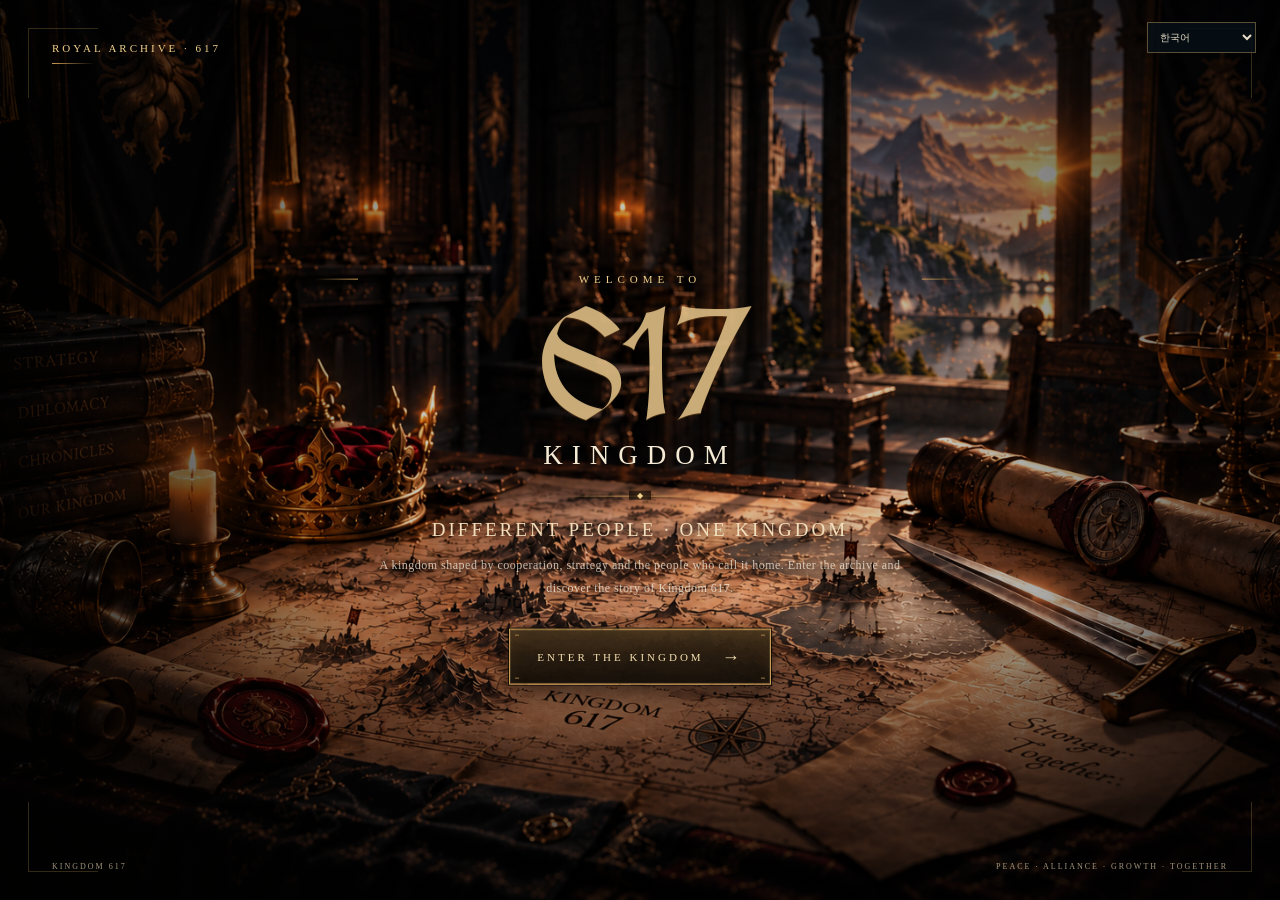
<file: kingdom617_scalable_latest/index.html>
<!DOCTYPE html>
<html lang="en">
<head>
<meta charset="UTF-8">
<meta name="viewport" content="width=device-width, initial-scale=1.0">
<title>Kingdom 617 — Royal Archive</title>
<style>
@import url('https://fonts.googleapis.com/css2?family=Cinzel:wght@400;500;600;700&family=Inter:wght@300;400;500&family=MedievalSharp&display=swap');

:root{
  --gold:#c79a52;
  --gold-light:#f0d08a;
  --gold-dark:#745126;
  --ivory:#f3ead8;
  --ink:#090807;
}

*{box-sizing:border-box}
html,body{margin:0;width:100%;height:100%;overflow:hidden}
body{
  background:#050505;
  color:var(--ivory);
  font-family:Inter,Arial,sans-serif;
}

.stage{
  position:relative;
  width:100vw;
  height:100vh;
  min-height:620px;
  overflow:hidden;
  background:#080706;
}

/* HERO IMAGE */
.hero{
  position:absolute;
  inset:0;
  background-image:
    linear-gradient(90deg,rgba(3,2,1,.55) 0%,rgba(3,2,1,.08) 42%,rgba(3,2,1,.22) 100%),
    linear-gradient(0deg,rgba(0,0,0,.72) 0%,transparent 34%,rgba(0,0,0,.20) 100%),
    url("kingdom617_hero.png");
  background-size:cover;
  background-position:center center;
  transform:scale(1.035);
  animation:slowZoom 18s ease-out forwards;
}
@keyframes slowZoom{
  from{transform:scale(1.035)}
  to{transform:scale(1.0)}
}

/* cinematic overlays */
.vignette{
  position:absolute;inset:0;pointer-events:none;
  background:
    radial-gradient(ellipse at center,transparent 30%,rgba(0,0,0,.38) 100%),
    linear-gradient(90deg,rgba(0,0,0,.42),transparent 28%,transparent 72%,rgba(0,0,0,.28));
}
.grain{
  position:absolute;inset:-50%;pointer-events:none;opacity:.055;mix-blend-mode:screen;
  background-image:url("data:image/svg+xml,%3Csvg viewBox='0 0 180 180' xmlns='http://www.w3.org/2000/svg'%3E%3Cfilter id='n'%3E%3CfeTurbulence type='fractalNoise' baseFrequency='.9' numOctaves='4' stitchTiles='stitch'/%3E%3C/filter%3E%3Crect width='100%25' height='100%25' filter='url(%23n)' opacity='.8'/%3E%3C/svg%3E");
  animation:grain .25s steps(2) infinite;
}
@keyframes grain{0%{transform:translate(0,0)}25%{transform:translate(2%,-1%)}50%{transform:translate(-1%,2%)}75%{transform:translate(1%,1%)}100%{transform:translate(-2%,-2%)}}

/* top crest */
.crest{
  position:absolute;top:42px;left:52px;z-index:3;
  font-family:Cinzel,serif;color:var(--gold-light);
  letter-spacing:3px;font-size:11px;
}
.crest:after{
  content:"";display:block;width:42px;height:1px;margin-top:9px;
  background:linear-gradient(90deg,var(--gold),transparent);
}

/* CENTRAL INTRO */
.intro{
  position:absolute;
  z-index:3;
  left:50%;
  top:50%;
  transform:translate(-50%,-43%);
  width:min(650px,86vw);
  text-align:center;
  animation:rise 1.5s cubic-bezier(.2,.8,.2,1) both;
}
@keyframes rise{
  from{opacity:0;transform:translate(-50%,-35%)}
  to{opacity:1;transform:translate(-50%,-43%)}
}

.overline{
  display:flex;align-items:center;justify-content:center;gap:14px;
  color:var(--gold-light);
  font-family:Cinzel,serif;font-size:11px;letter-spacing:5px;
  margin-bottom:19px;
  text-shadow:0 2px 15px #000;
}
.overline:before,.overline:after{
  content:"";height:1px;width:52px;
  background:linear-gradient(90deg,transparent,var(--gold));
}
.overline:after{transform:scaleX(-1)}

.number{
  font-family:MedievalSharp,Cinzel,Georgia,serif;
  font-size:clamp(82px,13vw,155px);
  line-height:.78;
  letter-spacing:-4px;
  font-weight:500;
  margin:0;
  color:rgba(226,196,139,.84);
  text-shadow:
    0 1px 0 rgba(116,76,32,.55),
    0 5px 24px rgba(0,0,0,.72),
    0 0 24px rgba(214,167,83,.07);
}
.kingdom{
  font-family:Cinzel,serif;
  font-size:clamp(18px,2.2vw,27px);
  letter-spacing:9px;
  margin:15px 0 0;
  color:#f5ead4;
  text-shadow:0 3px 15px #000;
}
.divider{
  width:170px;height:1px;margin:25px auto 22px;
  background:linear-gradient(90deg,transparent,var(--gold),transparent);
  position:relative;
}
.divider:after{
  content:"◆";position:absolute;left:50%;top:50%;
  transform:translate(-50%,-55%);
  color:var(--gold-light);font-size:8px;
  text-shadow:0 0 10px var(--gold);
  background:rgba(10,7,4,.7);padding:0 8px;
}
.statement{
  font-family:Cinzel,serif;
  font-size:clamp(14px,1.6vw,19px);
  letter-spacing:3px;
  color:#f2dfbd;
  text-shadow:0 2px 14px #000;
}
.description{
  margin:13px auto 0;
  max-width:540px;
  color:rgba(245,239,226,.75);
  font-size:12px;
  line-height:1.9;
  letter-spacing:.5px;
  text-shadow:0 2px 10px #000;
}

/* HEAVY BUTTON */
.enter{
  position:relative;
  display:inline-flex;
  align-items:center;
  justify-content:center;
  gap:18px;
  margin-top:30px;
  min-width:225px;
  height:56px;
  padding:0 27px;
  color:#f5dfb0;
  font-family:Cinzel,serif;
  font-size:11px;
  letter-spacing:3px;
  text-decoration:none;
  border:1px solid #c89b55;
  background:
    linear-gradient(180deg,rgba(60,43,23,.94),rgba(18,13,8,.97));
  box-shadow:
    inset 0 0 0 1px rgba(255,220,151,.12),
    inset 0 8px 18px rgba(255,214,137,.06),
    0 8px 24px rgba(0,0,0,.65),
    0 0 0 1px rgba(0,0,0,.7);
  transition:.35s ease;
}
.enter:before,.enter:after{
  content:"";position:absolute;top:5px;bottom:5px;width:4px;
  border-top:1px solid var(--gold);border-bottom:1px solid var(--gold);
  opacity:.75;
}
.enter:before{left:5px}.enter:after{right:5px}
.enter:hover{
  color:#fff4d5;
  border-color:#f0ce86;
  transform:translateY(-2px);
  box-shadow:
    inset 0 0 0 1px rgba(255,220,151,.2),
    0 12px 35px rgba(0,0,0,.75),
    0 0 28px rgba(210,161,78,.18);
}
.arrow{font-size:18px;line-height:0;transition:.35s}
.enter:hover .arrow{transform:translateX(5px)}

/* corner details */
.corner{
  position:absolute;z-index:3;width:70px;height:70px;opacity:.65;
}
.corner:before,.corner:after{content:"";position:absolute;background:var(--gold)}
.corner.tl{top:28px;left:28px;border-left:1px solid rgba(216,174,91,.35);border-top:1px solid rgba(216,174,91,.35)}
.corner.tr{top:28px;right:28px;border-right:1px solid rgba(216,174,91,.35);border-top:1px solid rgba(216,174,91,.35)}
.corner.bl{bottom:28px;left:28px;border-left:1px solid rgba(216,174,91,.35);border-bottom:1px solid rgba(216,174,91,.35)}
.corner.br{bottom:28px;right:28px;border-right:1px solid rgba(216,174,91,.35);border-bottom:1px solid rgba(216,174,91,.35)}

/* footer */
.footer{
  position:absolute;z-index:3;bottom:29px;left:52px;right:52px;
  display:flex;justify-content:space-between;align-items:flex-end;
  font-family:Cinzel,serif;font-size:8px;letter-spacing:2px;
  color:rgba(239,219,182,.68);
}
.footer .right{text-align:right}
@media(max-width:650px){
  .crest{top:25px;left:25px}
  .intro{top:49%;width:90vw}
  .number{font-size:82px}
  .kingdom{font-size:16px;letter-spacing:6px}
  .description{font-size:11px;line-height:1.7}
  .enter{margin-top:24px;height:52px;min-width:210px}
  .footer{left:25px;right:25px;bottom:18px;font-size:7px}
  .corner{width:45px;height:45px}.corner.tl,.corner.tr{top:15px}.corner.bl,.corner.br{bottom:15px}
}
@media(max-height:700px){
  .description{display:none}.enter{margin-top:20px}.intro{transform:translate(-50%,-45%)}
}
</style>
<style>.entry-lang{position:fixed;right:24px;top:22px;z-index:20}.entry-lang select{background:#071015dd;color:#e9dfc9;border:1px solid #b99a6177;padding:8px;font:10px Arial}</style><style>
/* ===== Kingdom 617 Royal Cursor — site-wide ===== */
@media (pointer:fine) {
  html, body, a, button, input, select, textarea {
    cursor: none !important;
  }

  .k617-cursor-dot,
  .k617-cursor-ring {
    position: fixed;
    left: 0;
    top: 0;
    pointer-events: none;
    z-index: 2147483647;
    opacity: 0;
    transform: translate3d(-100px,-100px,0);
    will-change: transform;
  }

  .k617-cursor-dot {
    width: 7px;
    height: 7px;
    margin-left: -3.5px;
    margin-top: -3.5px;
    border-radius: 50%;
    background: #e2c48b;
    box-shadow:
      0 0 0 1px rgba(226,196,139,.45),
      0 0 12px rgba(226,196,139,.45);
  }

  .k617-cursor-ring {
    width: 25px;
    height: 25px;
    margin-left: -12.5px;
    margin-top: -12.5px;
    border: 1px solid rgba(226,196,139,.72);
    transform-origin: center;
    transition:
      width .18s ease,
      height .18s ease,
      margin .18s ease,
      border-color .18s ease,
      background .18s ease,
      box-shadow .18s ease;
  }

  .k617-cursor-ring::before,
  .k617-cursor-ring::after {
    content: "";
    position: absolute;
    left: 50%;
    top: 50%;
    background: rgba(226,196,139,.58);
    transform: translate(-50%,-50%);
  }

  .k617-cursor-ring::before {
    width: 1px;
    height: 35px;
  }

  .k617-cursor-ring::after {
    width: 35px;
    height: 1px;
  }

  .k617-cursor-ring.is-hover {
    width: 38px;
    height: 38px;
    margin-left: -19px;
    margin-top: -19px;
    border-color: rgba(226,196,139,.95);
    background: rgba(226,196,139,.06);
    box-shadow: 0 0 22px rgba(226,196,139,.20);
  }

  .k617-cursor-ring.is-press {
    width: 20px;
    height: 20px;
    margin-left: -10px;
    margin-top: -10px;
  }
}

@media (pointer:coarse) {
  .k617-cursor-dot,
  .k617-cursor-ring {
    display: none !important;
  }
}

/* 617 title font — MedievalSharp */
.number { font-family: "MedievalSharp", Cinzel, Georgia, serif !important; font-weight: 400; }

/* Entrance sequence layout fix */
.sequence-item{
  display:block;
  width:100%;
  box-sizing:border-box;
}
.sequence-item.description{
  display:block;
}
.sequence-item.description .description{
  margin-left:auto;
  margin-right:auto;
  text-align:center;
}
.enter.sequence-item{
  display:inline-flex;
  width:auto;
}

</style>
<link rel="stylesheet" href="css/global.css">
<style>
/* Entrance sequence animation */
.sequence-item{
  display:block;width:100%;opacity:0;
  transform:translateY(22px);
  animation:entranceReveal .9s cubic-bezier(.22,.61,.36,1) forwards;
}
.sequence-item.welcome{animation-delay:.45s}
.sequence-item.tagline{animation-delay:1.15s}
.sequence-item.number{animation-delay:1.85s}
.sequence-item.kingdom{animation-delay:2.35s}
.sequence-item.description{animation-delay:2.9s}
.sequence-item.enter{animation-delay:4.8s !important}
@keyframes entranceReveal{
  to{opacity:1;transform:translateY(0)}
}
.hero-bg{
  animation:heroAppear 1.4s ease-out both;
}
@keyframes heroAppear{
  from{opacity:0;transform:scale(1.035)}
  to{opacity:1;transform:scale(1)}
}
</style>


<style>

.enter,
.enter-button,
a[href*="home.html"],
a[href*="home"]{
  animation-delay:4.8s !important;
}
</style>

<style>
.enter,.enter-button,a[href*="home.html"],a[href*="home"]{
  animation-delay:4.8s !important;
}
</style>
</head>
<body><div class="entry-lang"><select id="entryLanguage"></select></div>
<div class="stage">
  <div class="hero"></div>
  <div class="vignette"></div>

  <div class="corner tl"></div><div class="corner tr"></div>
  <div class="corner bl"></div><div class="corner br"></div>

  <div class="crest">ROYAL ARCHIVE · 617</div>

  <main class="intro">
    <div class="overline"><span class="sequence-item welcome"><span data-e="welcome">WELCOME TO</span></span></div>
    <span class="sequence-item number"><div class="number">617</div></span>
    <span class="sequence-item kingdom"><div class="kingdom">KINGDOM</div></span>
    <div class="divider"></div>
    <div class="statement"><span class="sequence-item tagline"><span data-e="tagline">DIFFERENT PEOPLE · ONE KINGDOM</span></span></div>
    <span class="sequence-item description"><p class="description">
      A kingdom shaped by cooperation, strategy and the people who call it home.
      Enter the archive and discover the story of Kingdom 617.
    </p></span>
    <a class="enter sequence-item" href="home.html">
      ENTER THE KINGDOM <span class="arrow">→</span>
    </a>
  </main>

  <footer class="footer">
    <span>KINGDOM 617</span>
    <span class="right">PEACE · ALLIANCE · GROWTH · TOGETHER</span>
  </footer>
</div>

<script>
(function () {
  if (window.matchMedia && !window.matchMedia('(pointer:fine)').matches) return;

  const dot = document.createElement('div');
  const ring = document.createElement('div');
  dot.className = 'k617-cursor-dot';
  ring.className = 'k617-cursor-ring';
  document.body.appendChild(dot);
  document.body.appendChild(ring);

  let x = -100, y = -100, rx = -100, ry = -100;
  let active = false;

  function move(e) {
    x = e.clientX;
    y = e.clientY;
    if (!active) {
      active = true;
      dot.style.opacity = '1';
      ring.style.opacity = '1';
    }
    dot.style.transform = `translate3d(${x}px,${y}px,0)`;
  }

  function animate() {
    rx += (x - rx) * 0.16;
    ry += (y - ry) * 0.16;
    ring.style.transform = `translate3d(${rx}px,${ry}px,0)`;
    requestAnimationFrame(animate);
  }

  document.addEventListener('mousemove', move, {passive:true});
  document.addEventListener('mouseleave', () => {
    dot.style.opacity = '0';
    ring.style.opacity = '0';
  });
  document.addEventListener('mouseenter', () => {
    if (active) {
      dot.style.opacity = '1';
      ring.style.opacity = '1';
    }
  });

  document.addEventListener('mousedown', () => ring.classList.add('is-press'));
  document.addEventListener('mouseup', () => ring.classList.remove('is-press'));

  function bindHover() {
    document.querySelectorAll('a, button, [role="button"], input, select, textarea, .card, .ranking-card, .alliance-card, .nav-link').forEach(el => {
      if (el.dataset.k617CursorBound) return;
      el.dataset.k617CursorBound = '1';
      el.addEventListener('mouseenter', () => ring.classList.add('is-hover'));
      el.addEventListener('mouseleave', () => ring.classList.remove('is-hover'));
    });
  }

  bindHover();

  const observer = new MutationObserver(bindHover);
  observer.observe(document.body, {childList:true, subtree:true});

  animate();
})();
</script>

<script src="js/global.js"></script>



</body>
</html><script>const E={"ko": ["환영합니다", "다른 사람들 · 하나의 왕국", "협력과 전략으로 만들어진 617 왕국의 이야기를 만나보세요.", "왕국 입장 →"], "en": ["WELCOME TO", "DIFFERENT PEOPLE · ONE KINGDOM", "A kingdom shaped by cooperation, strategy and the people who call it home. Enter the archive and discover the story of Kingdom 617.", "ENTER THE KINGDOM →"], "de": ["WILLKOMMEN IN", "VERSCHIEDENE MENSCHEN · EIN KÖNIGREICH", "Ein Königreich geprägt von Zusammenarbeit, Strategie und seinen Menschen. Entdecke die Geschichte von Königreich 617.", "KÖNIGREICH BETRETEN →"], "es": ["BIENVENIDO A", "PERSONAS DIFERENTES · UN SOLO REINO", "Un reino formado por cooperación, estrategia y sus habitantes. Descubre la historia del Reino 617.", "ENTRAR AL REINO →"], "fr": ["BIENVENUE DANS", "DES PERSONNES DIFFÉRENTES · UN SEUL ROYAUME", "Un royaume façonné par la coopération, la stratégie et ses habitants. Découvrez l’histoire du Royaume 617.", "ENTRER DANS LE ROYAUME →"], "ar": ["مرحبًا بكم في", "أشخاص مختلفون · مملكة واحدة", "مملكة تشكلت بالتعاون والاستراتيجية وبأيدي من يعتبرونها موطنًا لهم. اكتشف قصة مملكة 617.", "دخول المملكة →"], "id": ["SELAMAT DATANG DI", "ORANG BERBEDA · SATU KERAJAAN", "Kerajaan yang dibentuk oleh kerja sama, strategi, dan orang-orangnya. Temukan kisah Kerajaan 617.", "MASUK KE KERAJAAN →"], "zh-TW": ["歡迎來到", "不同的人 · 同一個王國", "一個由合作、策略與共同守護家園的人們所塑造的王國。探索617王國的故事。", "進入王國 →"], "zh-CN": ["欢迎来到", "不同的人 · 同一个王国", "一个由合作、战略以及共同守护家园的人们塑造的王国。探索617王国的故事。", "进入王国 →"], "ja": ["ようこそ", "異なる人々 · ひとつの王国", "協力と戦略、そして人々によって築かれた王国です。617王国の物語をご覧ください。", "王国へ入る →"], "tr": ["HOŞ GELDİNİZ", "FARKLI İNSANLAR · TEK KRALLIK", "İş birliği, strateji ve halkıyla şekillenen 617 Krallığı’nın hikâyesini keşfedin.", "KRALLIĞA GİR →"]};const EN={"ko": "한국어", "en": "English", "de": "Deutsch", "es": "Español", "fr": "Français", "ar": "العربية", "id": "Bahasa Indonesia", "zh-TW": "繁體中文", "zh-CN": "简体中文", "ja": "日本語", "tr": "Türkçe"};const q=document.getElementById('entryLanguage');Object.keys(EN).forEach(k=>{let o=document.createElement('option');o.value=k;o.textContent=EN[k];q.appendChild(o)});function eSet(k){document.documentElement.lang=k;document.documentElement.dir=k==='ar'?'rtl':'ltr';let a=E[k]||E.en;document.querySelector('[data-e=welcome]').textContent=a[0];document.querySelector('[data-e=tagline]').textContent=a[1];document.querySelector('[data-e=desc]').textContent=a[2];document.querySelector('[data-e=enter]').textContent=a[3];q.value=k;localStorage.setItem('kingdom617_lang',k)}q.onchange=()=>eSet(q.value);eSet(localStorage.getItem('kingdom617_lang')||'en');</script>
</file>
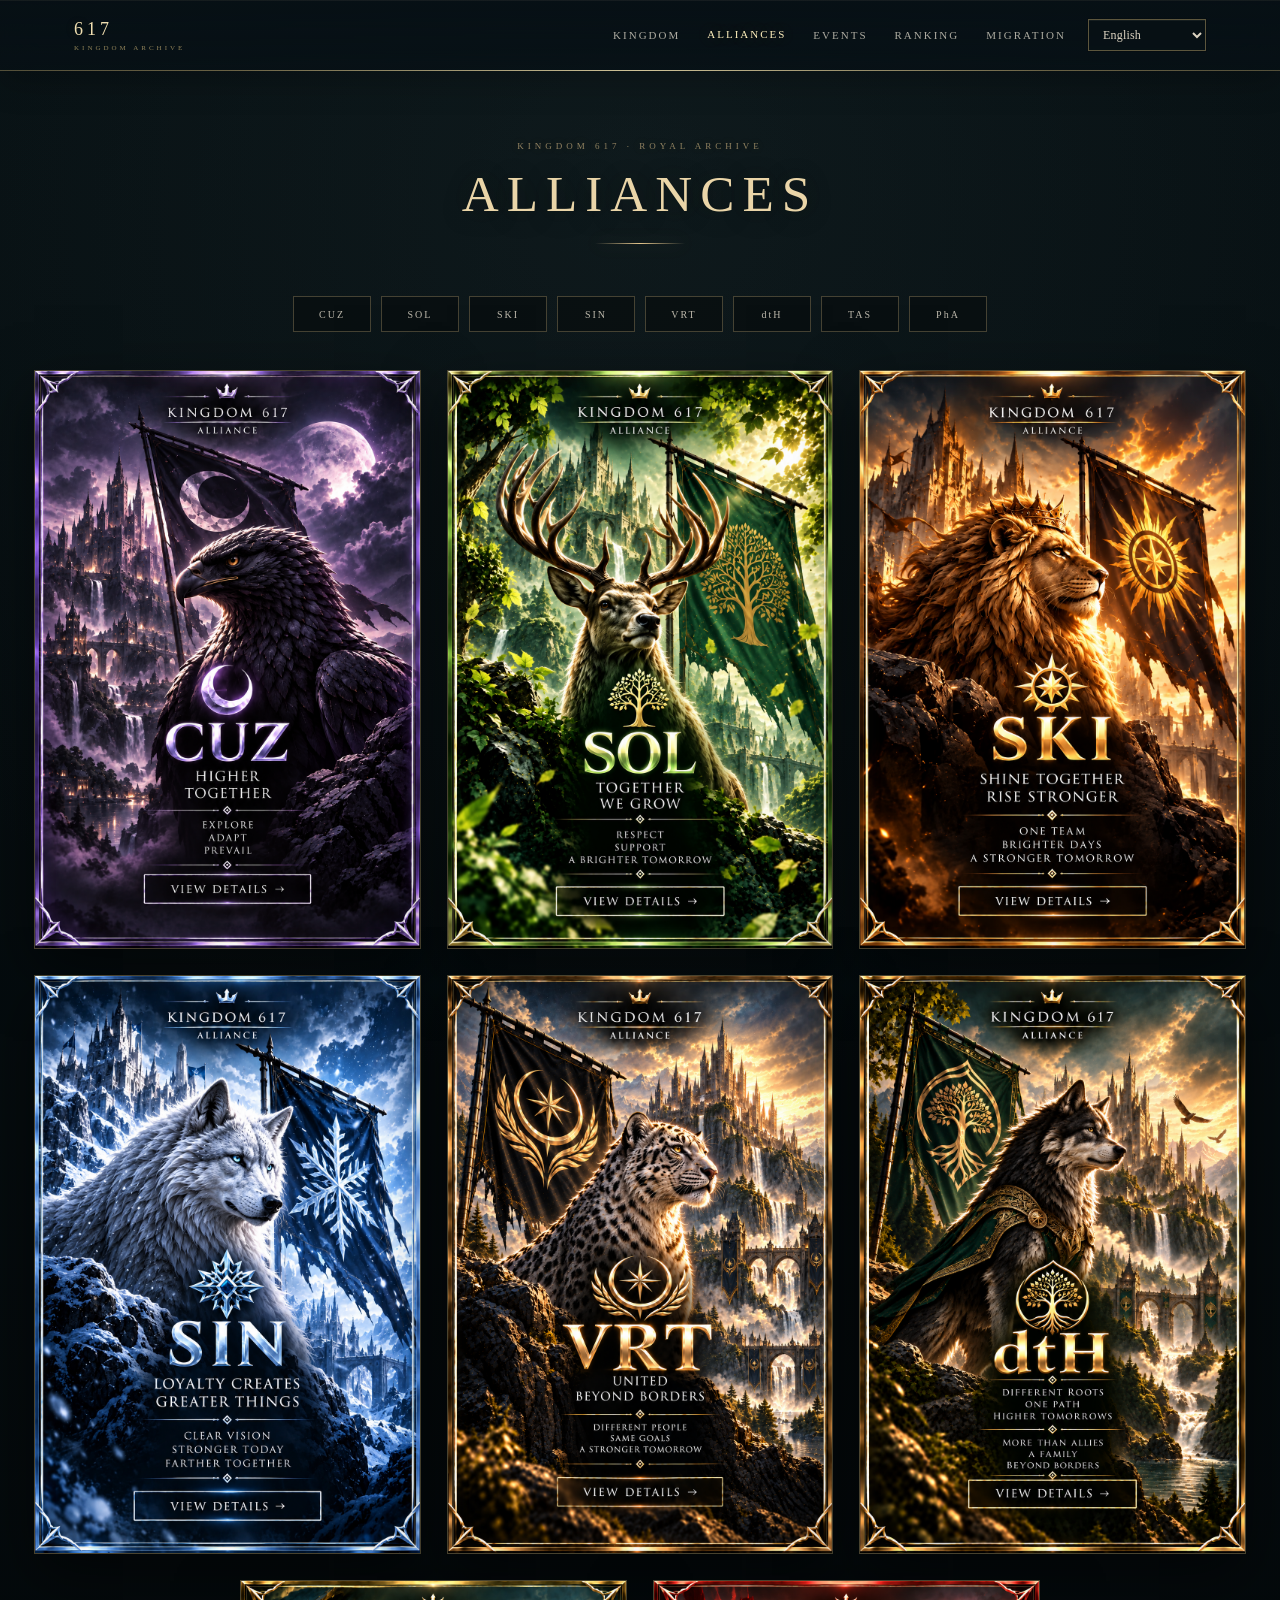
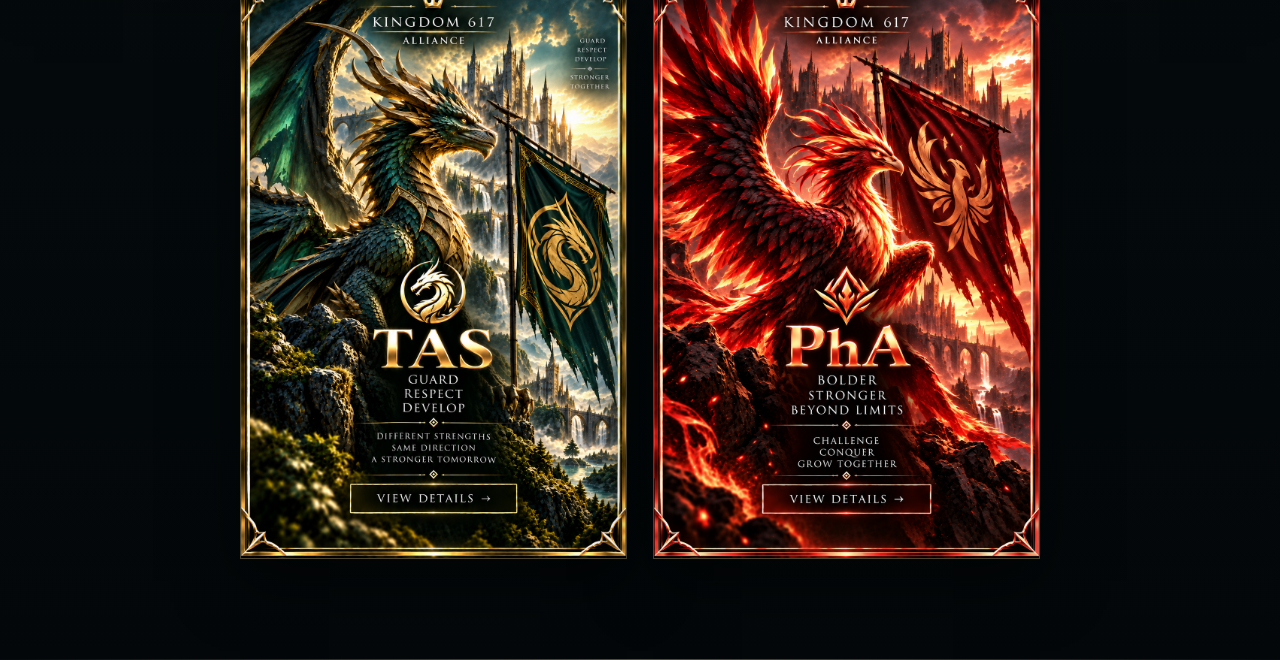
<file: kingdom617_scalable_latest/pages/alliances/index.html>
<!DOCTYPE html>
<html lang="en">
<head>
<meta charset="UTF-8">
<meta name="viewport" content="width=device-width, initial-scale=1.0">
<title>Alliances · Kingdom 617</title>
<style>
:root{
  --bg:#050a0c;
  --line:rgba(226,196,139,.28);
  --gold:#e2c48b;
}
*{box-sizing:border-box}
html{scroll-behavior:smooth}
body{
  margin:0;
  min-height:100vh;
  background:
    radial-gradient(circle at 50% 8%,rgba(35,52,55,.28),transparent 42%),
    linear-gradient(180deg,#071013 0%,#030709 100%);
  color:#eee;
  font-family:Georgia,"Times New Roman",serif;
}
.nav{
  position:sticky;
  top:0;
  z-index:20;
  border-bottom:1px solid var(--line);
  background:rgba(4,9,11,.92);
  backdrop-filter:blur(14px);
}
.navin{
  max-width:1500px;
  min-height:72px;
  margin:auto;
  padding:0 28px;
  display:flex;
  align-items:center;
  justify-content:space-between;
  gap:24px;
}
.brand{
  color:#ead5a8;
  text-decoration:none;
  font-size:18px;
  letter-spacing:4px;
  white-space:nowrap;
}
.brand small{
  display:block;
  margin-top:4px;
  font-size:7px;
  letter-spacing:3px;
  color:rgba(234,213,168,.55);
}
.links{
  display:flex;
  gap:28px;
}
.links a{
  color:rgba(239,232,215,.72);
  text-decoration:none;
  font-size:11px;
  letter-spacing:2px;
  text-transform:uppercase;
  transition:.25s ease;
}
.links a:hover,.links a.active{color:#f1d49a}
main{
  max-width:1500px;
  margin:auto;
  padding:70px 34px 100px;
}
.heading{
  text-align:center;
  margin-bottom:52px;
}
.eyebrow{
  color:rgba(226,196,139,.62);
  font-size:9px;
  letter-spacing:4px;
  text-transform:uppercase;
  margin-bottom:13px;
}
h1{
  margin:0;
  color:#ead5a8;
  font-size:clamp(34px,4vw,54px);
  font-weight:400;
  letter-spacing:8px;
  text-transform:uppercase;
}
.rule{
  width:90px;
  height:1px;
  margin:20px auto 0;
  background:linear-gradient(90deg,transparent,var(--gold),transparent);
}
.cards{
  display:grid;
  grid-template-columns:repeat(6,minmax(0,1fr));
  gap:26px;
  align-items:start;
}
.card{
  position:relative;
  display:block;
  overflow:hidden;
  text-decoration:none;
  border:1px solid rgba(226,196,139,.22);
  background:#05090b;
  box-shadow:0 18px 50px rgba(0,0,0,.48);
  transition:transform .38s ease,box-shadow .38s ease,border-color .38s ease;
}
.card:nth-child(1){grid-column:1 / span 2}
.card:nth-child(2){grid-column:3 / span 2}
.card:nth-child(3){grid-column:5 / span 2}
.card:nth-child(4){grid-column:1 / span 2}
.card:nth-child(5){grid-column:3 / span 2}
.card:nth-child(6){grid-column:5 / span 2}
.card:nth-child(7){grid-column:2 / span 2}
.card:nth-child(8){grid-column:4 / span 2}
.card img{
  display:block;
  width:100%;
  height:auto;
}
.card.placeholder{
  aspect-ratio:2 / 3;
  display:flex;
  align-items:center;
  justify-content:center;
  background:
    radial-gradient(circle at 50% 35%,rgba(226,196,139,.06),transparent 40%),
    linear-gradient(145deg,#0b1517,#05090b);
  border:1px dashed rgba(226,196,139,.25);
  cursor:default;
}
.card.placeholder::before{
  content:"ALLIANCE 06";
  color:rgba(226,196,139,.38);
  font-size:12px;
  letter-spacing:3px;
  text-transform:uppercase;
}
.card.placeholder.a7::before{content:"ALLIANCE 07"}
.card.placeholder.a8::before{content:"ALLIANCE 08"}
.card::after{
  content:"";
  position:absolute;
  inset:0;
  pointer-events:none;
  background:linear-gradient(180deg,transparent 70%,rgba(0,0,0,.12));
  transition:.35s ease;
}
.card:hover{
  transform:translateY(-8px);
  border-color:rgba(226,196,139,.62);
  box-shadow:0 28px 65px rgba(0,0,0,.68),0 0 30px rgba(226,196,139,.08);
}
.card:hover::after{background:rgba(255,255,255,.025)}
@media(max-width:1000px){
  .cards{grid-template-columns:repeat(2,minmax(0,1fr))}
  .card:nth-child(n){grid-column:auto}
  .card:nth-child(7),.card:nth-child(8){grid-column:auto;max-width:100%;margin:0}
}
@media(max-width:680px){
  .navin{padding:14px 16px;flex-direction:column}
  .links{gap:14px;flex-wrap:wrap;justify-content:center}
  main{padding:42px 16px 70px}
  .cards{grid-template-columns:1fr;gap:18px}
  .card:nth-child(n){grid-column:auto;max-width:none;margin:0}
}


/* Alliance quick index */
.alliance-index{
  display:flex;
  flex-wrap:wrap;
  justify-content:center;
  gap:10px;
  margin:0 auto 38px;
  padding:0 8px;
}
.alliance-index a{
  display:inline-flex;
  align-items:center;
  justify-content:center;
  min-width:78px;
  height:36px;
  padding:0 16px;
  border:1px solid rgba(226,196,139,.28);
  background:rgba(7,13,15,.72);
  color:rgba(239,232,215,.78);
  text-decoration:none;
  font-size:10px;
  letter-spacing:2px;
  transition:.25s ease;
}
.alliance-index a:hover{
  color:#f1d49a;
  border-color:rgba(226,196,139,.7);
  background:rgba(226,196,139,.07);
  transform:translateY(-2px);
}
.card.anchor-highlight{
  animation:allianceHighlight 1.2s ease;
}
@keyframes allianceHighlight{
  0%,100%{box-shadow:0 18px 50px rgba(0,0,0,.48)}
  35%{box-shadow:0 0 0 2px rgba(226,196,139,.8),0 0 38px rgba(226,196,139,.24),0 28px 65px rgba(0,0,0,.68)}
}
@media(max-width:680px){
  .alliance-index{gap:8px;margin-bottom:28px}
  .alliance-index a{min-width:68px;height:34px;padding:0 12px;font-size:9px}
}

/* Modal viewport fix: always keep the close button visible and allow scrolling */
.modal-backdrop{
  align-items:flex-start;
  overflow-y:auto;
  -webkit-overflow-scrolling:touch;
  padding:20px;
}
.modal{
  max-height:calc(100vh - 40px);
  overflow-y:auto;
  overscroll-behavior:contain;
  -webkit-overflow-scrolling:touch;
}
.modal-inner{padding:34px 46px 46px}
@media(max-width:650px){
  .modal-backdrop{padding:10px}
  .modal{max-height:calc(100vh - 20px)}
  .modal-inner{padding:26px 18px 24px}
}

/* Alliance detail modal */
.modal-backdrop{
  position:fixed;
  inset:0;
  z-index:100;
  display:flex;
  align-items:center;
  justify-content:center;
  padding:28px;
  background:rgba(1,5,7,.82);
  backdrop-filter:blur(10px);
  opacity:0;
  visibility:hidden;
  transition:opacity .35s ease, visibility .35s ease;
}
.modal-backdrop.open{
  opacity:1;
  visibility:visible;
}
.modal{
  position:relative;
  width:min(820px,94vw);
  max-height:min(88vh,900px);
  overflow:auto;
  background:
    radial-gradient(circle at 50% 0%,rgba(226,196,139,.08),transparent 34%),
    linear-gradient(145deg,#111b1d,#070d0f 58%,#0b1113);
  border:1px solid rgba(226,196,139,.58);
  box-shadow:
    0 35px 100px rgba(0,0,0,.8),
    0 0 0 1px rgba(226,196,139,.08),
    0 0 55px rgba(226,196,139,.08);
  transform:translateY(24px) scale(.97);
  transition:transform .4s cubic-bezier(.2,.8,.2,1);
}
.modal-backdrop.open .modal{
  transform:translateY(0) scale(1);
}
/* Modal corner marks removed */
.modal-inner{
  padding:42px 46px 46px;
}
.modal-top{
  display:flex;
  align-items:flex-start;
  justify-content:space-between;
  gap:20px;
  padding-bottom:24px;
  border-bottom:1px solid rgba(226,196,139,.2);
}
.modal-kicker{
  color:rgba(226,196,139,.62);
  font-size:9px;
  letter-spacing:4px;
  text-transform:uppercase;
  margin-bottom:9px;
}
.modal-title{
  margin:0;
  color:#f0d8a8;
  font-size:clamp(32px,5vw,52px);
  font-weight:400;
  letter-spacing:7px;
}
.modal-close{
  width:38px;
  height:38px;
  flex:0 0 auto;
  border:1px solid rgba(226,196,139,.35);
  background:rgba(255,255,255,.025);
  color:#e9d4aa;
  font-size:22px;
  line-height:1;
  cursor:pointer;
  transition:.25s ease;
}
.modal-close:hover{
  border-color:rgba(226,196,139,.8);
  background:rgba(226,196,139,.08);
  transform:rotate(90deg);
}
.info-grid{
  display:grid;
  grid-template-columns:1fr 1fr;
  gap:1px;
  margin-top:24px;
  background:rgba(226,196,139,.13);
  border:1px solid rgba(226,196,139,.13);
}
.info-item{
  padding:20px 22px;
  min-height:88px;
  background:rgba(7,13,15,.92);
}
.info-item.full{grid-column:1 / -1}
.info-label{
  color:rgba(226,196,139,.62);
  font-size:9px;
  letter-spacing:2.5px;
  text-transform:uppercase;
  margin-bottom:9px;
}
.info-value{
  color:rgba(245,239,226,.9);
  font-size:14px;
  line-height:1.65;
  letter-spacing:.3px;
}
.info-value strong{
  color:#e9d1a0;
  font-weight:400;
}
.modal-footer{
  margin-top:22px;
  padding-top:18px;
  border-top:1px solid rgba(226,196,139,.16);
  color:rgba(226,196,139,.48);
  font-size:8px;
  letter-spacing:2.5px;
  text-transform:uppercase;
  text-align:center;
}
@media(max-width:650px){
  .modal-backdrop{padding:14px}
  .modal-inner{padding:34px 22px 28px}
  .info-grid{grid-template-columns:1fr}
  .info-item.full{grid-column:auto}
  .modal-title{letter-spacing:5px}
}

.alliance-open{padding:0;appearance:none;color:inherit;font:inherit;cursor:pointer;text-align:left;width:100%;}
</style>
<link rel="stylesheet" href="../../css/global.css">
<style id="nav-events-mobile-fix">
@media(max-width:760px){
  .nav-actions{min-width:0}
  .links{display:flex;flex-wrap:nowrap;overflow-x:auto;overflow-y:hidden;white-space:nowrap;-webkit-overflow-scrolling:touch;scrollbar-width:none}
  .links::-webkit-scrollbar{display:none}
  .links a{flex:0 0 auto}
}
</style>
</head>
<body>
<nav class="nav"><div class="navin">
<a class="brand" href="../../home.html">617 <small>KINGDOM ARCHIVE</small></a>
<div class="nav-actions"><div class="links">
<a href="../../pages/kingdom/" data-i18n="kingdom">Kingdom</a>
<a class="active" href="../../pages/alliances/" data-i18n="alliances">Alliances</a>
<a href="../../pages/events/" data-i18n="events">Events</a>
<a href="../../pages/rankings/" data-i18n="ranking">Ranking</a>
<a href="../../pages/migration/" data-i18n="migration">Migration</a>
</div><div class="lang"><select id="language" aria-label="Language"></select></div></div></nav>

<main>
  <header class="heading">
    <div class="eyebrow" data-i18n="eyebrow">Kingdom 617 · Royal Archive</div>
    <h1 data-i18n="title">Alliances</h1>
    <div class="rule"></div>
  </header>

  <nav class="alliance-index" aria-label="Alliance quick navigation">
    <a href="#alliance-CUZ">CUZ</a>
    <a href="#alliance-SOL">SOL</a>
    <a href="#alliance-SKI">SKI</a>
    <a href="#alliance-SIN">SIN</a>
    <a href="#alliance-VRT">VRT</a>
    <a href="#alliance-dtH">dtH</a>
    <a href="#alliance-TAS">TAS</a>
    <a href="#alliance-PhA">PhA</a>
  </nav>

  <section class="cards" aria-label="Kingdom 617 Alliances">
    <button class="card alliance-open" id="alliance-CUZ" type="button" data-alliance="CUZ"><img src="../../assets/images/CUZ.png" alt="CUZ"></button>
    <button class="card alliance-open" id="alliance-SOL" type="button" data-alliance="SOL"><img src="../../assets/images/SOL.png" alt="SOL"></button>
    <button class="card alliance-open" id="alliance-SKI" type="button" data-alliance="SKI"><img src="../../assets/images/SKI.png" alt="SKI"></button>
    <button class="card alliance-open" id="alliance-SIN" type="button" data-alliance="SIN"><img src="../../assets/images/SIN.png" alt="SIN"></button>
    <button class="card alliance-open" id="alliance-VRT" type="button" data-alliance="VRT"><img src="../../assets/images/VRT.png" alt="VRT"></button>
    <button class="card alliance-open" id="alliance-dtH" type="button" data-alliance="dtH"><img src="../../assets/images/dtH.png" alt="dtH"></button>
    <button class="card alliance-open" id="alliance-TAS" type="button" data-alliance="TAS"><img src="../../assets/images/TAS.png" alt="TAS"></button>
    <button class="card alliance-open" id="alliance-PhA" type="button" data-alliance="PhA"><img src="../../assets/images/PhA.png" alt="PhA"></button>
  </section>
</main>
<!-- Alliance information modal -->
<div class="modal-backdrop" id="allianceModal" aria-hidden="true">
  <div class="modal" role="dialog" aria-modal="true" aria-labelledby="modalTitle">
    <div class="modal-inner">
      <div class="modal-top">
        <div>
          <div class="modal-kicker" data-i18n="modalKicker">Kingdom 617 · Alliance</div>
          <h2 class="modal-title" id="modalTitle">SUN</h2>
        </div>
        <button class="modal-close" id="modalClose" type="button" aria-label="Close">×</button>
      </div>

      <div class="info-grid">
        <div class="info-item">
          <div class="info-label" data-i18n="activity">⏰ Main Events / Activity Time</div>
          <div class="info-value" id="modalActivity">—</div>
        </div>

        <div class="info-item">
          <div class="info-label" data-i18n="bear">🐻 Bear Trap</div>
          <div class="info-value"><strong>1st Team:</strong> — &nbsp; · &nbsp; <strong>2nd Team:</strong> —</div>
        </div>

        <div class="info-item">
          <div class="info-label" data-i18n="swordland">⚔️ Swordland</div>
          <div class="info-value"><strong>1st Team:</strong> — &nbsp; · &nbsp; <strong>2nd Team:</strong> —</div>
        </div>

        <div class="info-item">
          <div class="info-label" data-i18n="tri">🔺 Tri-Alliance</div>
          <div class="info-value"><strong>1st Team:</strong> — &nbsp; · &nbsp; <strong>2nd Team:</strong> —</div>
        </div>

        <div class="info-item">
          <div class="info-label" data-i18n="mainLanguage">🌐 Main Language</div>
          <div class="info-value" id="modalLanguage">—</div>
        </div>

        <div class="info-item full">
          <div class="info-label" data-i18n="r5">💬 R5's Message</div>
          <div class="info-value" id="modalMessage">—</div>
        </div>

        <div class="info-item full">
          <div class="info-label" data-i18n="looking">👥 Who We're Looking For</div>
          <div class="info-value" id="modalLooking">—</div>
        </div>

        <div class="info-item full">
          <div class="info-label" data-i18n="introLabel">📖 Alliance Introduction</div>
          <div class="info-value" id="modalIntro">Alliance introduction</div>
        </div>

        <div class="info-item">
          <div class="info-label" data-i18n="recruitment">Recruitment</div>
          <div class="info-value" data-i18n="recruitmentText">Check the alliance page for current status</div>
        </div>

        <div class="info-item">
          <div class="info-label" data-i18n="contact">Contact</div>
          <div class="info-value">Alliance Manager 이정</div>
        </div>
      </div>

      <div class="modal-footer" data-i18n="footer">Kingdom 617 · Royal Archive</div>
    </div>
  </div>
</div>


<script>
const LANGS=[['en','English'],['ko','한국어'],['de','Deutsch'],['es','Español'],['fr','Français'],['ar','العربية'],['id','Bahasa Indonesia'],['zh-TW','繁體中文'],['zh-CN','简体中文'],['ja','日本語'],["tr","Türkçe"]];
const T={"en":{"home":"Home","kingdom":"Kingdom","alliances":"Alliances","ranking":"Ranking","migration":"Migration","eyebrow":"Kingdom 617 · Royal Archive","title":"Alliances","modalKicker":"Kingdom 617 · Alliance","activity":"⏰ Main Events / Activity Time","bear":"🐻 Bear Trap","swordland":"⚔️ Swordland","tri":"🔺 Tri-Alliance","mainLanguage":"🌐 Main Language","r5":"💬 R5's Message","looking":"👥 Who We're Looking For","introLabel":"📖 Alliance Introduction","recruitment":"Recruitment","recruitmentText":"Check the alliance page for current status","contact":"Contact","footer":"Kingdom 617 · Royal Archive"},"ko":{"home":"홈","kingdom":"왕국 소개","alliances":"연맹","ranking":"랭킹","migration":"이민","eyebrow":"617 왕국 · 왕실 아카이브","title":"연맹","modalKicker":"617 왕국 · 연맹","activity":"⏰ 주요 활동 시간","bear":"🐻 곰 사냥","swordland":"⚔️ 소드랜드","tri":"🔺 삼연맹","mainLanguage":"🌐 주요 언어","r5":"💬 R5의 메시지","looking":"👥 모집 대상","introLabel":"📖 연맹 소개","recruitment":"모집","recruitmentText":"현재 모집 상태는 연맹 페이지에서 확인해주세요","contact":"연락처","footer":"617 왕국 · 왕실 아카이브"},"de":{"home":"Startseite","kingdom":"Königreich","alliances":"Allianzen","ranking":"Rangliste","migration":"Migration","eyebrow":"Kingdom 617 · Royal Archive","title":"Allianzen","modalKicker":"Königreich 617 · Allianz","activity":"⏰ Hauptaktivitäten / Aktivitätszeit","bear":"🐻 Bärenfalle","swordland":"⚔️ Swordland","tri":"🔺 Tri-Allianz","mainLanguage":"🌐 Hauptsprache","r5":"💬 Nachricht von R5","looking":"👥 Wen wir suchen","introLabel":"📖 Allianzvorstellung","recruitment":"Rekrutierung","recruitmentText":"Aktuellen Status auf der Allianzseite prüfen","contact":"Kontakt","footer":"Kingdom 617 · Royal Archive"},"es":{"home":"Inicio","kingdom":"Reino","alliances":"Alianzas","ranking":"Clasificación","migration":"Migración","eyebrow":"Kingdom 617 · Royal Archive","title":"Alianzas","modalKicker":"Reino 617 · Alianza","activity":"⏰ Eventos principales / Horario","bear":"🐻 Trampa del Oso","swordland":"⚔️ Swordland","tri":"🔺 Tri-Alianza","mainLanguage":"🌐 Idioma principal","r5":"💬 Mensaje del R5","looking":"👥 A quién buscamos","introLabel":"📖 Presentación de la alianza","recruitment":"Reclutamiento","recruitmentText":"Consulta el estado actual en la página de la alianza","contact":"Contacto","footer":"Kingdom 617 · Royal Archive"},"fr":{"home":"Accueil","kingdom":"Royaume","alliances":"Alliances","ranking":"Classement","migration":"Migration","eyebrow":"Kingdom 617 · Royal Archive","title":"Alliances","modalKicker":"Royaume 617 · Alliance","activity":"⏰ Événements principaux / Horaires","bear":"🐻 Piège à ours","swordland":"⚔️ Swordland","tri":"🔺 Tri-Alliance","mainLanguage":"🌐 Langue principale","r5":"💬 Message du R5","looking":"👥 Profils recherchés","introLabel":"📖 Présentation de l’alliance","recruitment":"Recrutement","recruitmentText":"Consultez la page de l’alliance pour le statut actuel","contact":"Contact","footer":"Kingdom 617 · Royal Archive"},"ar":{"home":"الرئيسية","kingdom":"المملكة","alliances":"التحالفات","ranking":"التصنيف","migration":"الهجرة","eyebrow":"Kingdom 617 · Royal Archive","title":"التحالفات","modalKicker":"المملكة 617 · التحالف","activity":"⏰ الأنشطة الرئيسية / الوقت","bear":"🐻 فخ الدب","swordland":"⚔️ Swordland","tri":"🔺 التحالف الثلاثي","mainLanguage":"🌐 اللغة الرئيسية","r5":"💬 رسالة R5","looking":"👥 من نبحث عنهم","introLabel":"📖 مقدمة التحالف","recruitment":"التجنيد","recruitmentText":"تحقق من حالة التجنيد الحالية في صفحة التحالف","contact":"التواصل","footer":"Kingdom 617 · Royal Archive"},"id":{"home":"Beranda","kingdom":"Kerajaan","alliances":"Aliansi","ranking":"Peringkat","migration":"Migrasi","eyebrow":"Kingdom 617 · Royal Archive","title":"Aliansi","modalKicker":"Kerajaan 617 · Aliansi","activity":"⏰ Acara Utama / Waktu Aktivitas","bear":"🐻 Bear Trap","swordland":"⚔️ Swordland","tri":"🔺 Tri-Aliansi","mainLanguage":"🌐 Bahasa Utama","r5":"💬 Pesan R5","looking":"👥 Yang Kami Cari","introLabel":"📖 Pengenalan Aliansi","recruitment":"Rekrutmen","recruitmentText":"Lihat status terbaru di halaman aliansi","contact":"Kontak","footer":"Kingdom 617 · Royal Archive"},"zh-TW":{"home":"首頁","kingdom":"王國介紹","alliances":"聯盟","ranking":"排行榜","migration":"移民","eyebrow":"Kingdom 617 · Royal Archive","title":"聯盟","modalKicker":"617王國 · 聯盟","activity":"⏰ 主要活動 / 活動時間","bear":"🐻 熊陷阱","swordland":"⚔️ Swordland","tri":"🔺 三聯盟","mainLanguage":"🌐 主要語言","r5":"💬 R5訊息","looking":"👥 招募對象","introLabel":"📖 聯盟介紹","recruitment":"招募","recruitmentText":"請查看聯盟頁面了解目前狀態","contact":"聯絡方式","footer":"Kingdom 617 · Royal Archive"},"zh-CN":{"home":"首页","kingdom":"王国介绍","alliances":"联盟","ranking":"排行榜","migration":"移民","eyebrow":"Kingdom 617 · Royal Archive","title":"联盟","modalKicker":"617王国 · 联盟","activity":"⏰ 主要活动 / 活动时间","bear":"🐻 熊陷阱","swordland":"⚔️ Swordland","tri":"🔺 三联盟","mainLanguage":"🌐 主要语言","r5":"💬 R5消息","looking":"👥 招募对象","introLabel":"📖 联盟介绍","recruitment":"招募","recruitmentText":"请查看联盟页面了解当前状态","contact":"联系方式","footer":"Kingdom 617 · Royal Archive"},"ja":{"home":"ホーム","kingdom":"王国紹介","alliances":"同盟","ranking":"ランキング","migration":"移民","eyebrow":"Kingdom 617 · Royal Archive","title":"同盟","modalKicker":"617王国 · 同盟","activity":"⏰ 主なイベント / 活動時間","bear":"🐻 ベアトラップ","swordland":"⚔️ Swordland","tri":"🔺 トライアライアンス","mainLanguage":"🌐 主な言語","r5":"💬 R5メッセージ","looking":"👥 募集対象","introLabel":"📖 同盟紹介","recruitment":"募集","recruitmentText":"現在の状況は同盟ページをご確認ください","contact":"連絡先","footer":"Kingdom 617 · Royal Archive"},"tr":{"home":"Ana Sayfa","kingdom":"Krallık","alliances":"İttifaklar","ranking":"Sıralama","migration":"Göç","eyebrow":"Krallık 617 · Kraliyet Arşivi","title":"İttifaklar","modalKicker":"Krallık 617 · İttifak","activity":"⏰ Ana Etkinlikler / Aktivite Saati","bear":"🐻 Ayı Tuzağı","swordland":"⚔️ Swordland","tri":"🔺 Üçlü İttifak","mainLanguage":"🌐 Ana Dil","r5":"💬 R5 Mesajı","looking":"👥 Aradığımız Oyuncular","introLabel":"📖 İttifak Tanıtımı","recruitment":"Katılım Durumu","recruitmentText":"Güncel katılım durumunu ittifak sayfasından kontrol edin.","contact":"İletişim","footer":"Krallık 617 · Royal Archive"}};
const sel=document.getElementById('language');LANGS.forEach(([k,n])=>{const o=document.createElement('option');o.value=k;o.textContent=n;sel.appendChild(o)});
function setLang(k){const t=T[k]||T.en;document.documentElement.lang=k;document.documentElement.dir=k==='ar'?'rtl':'ltr';document.querySelectorAll('[data-i18n]').forEach(e=>{if(t[e.dataset.i18n]!=null)e.textContent=t[e.dataset.i18n]});sel.value=k;localStorage.setItem('kingdom617_lang',k)}
sel.onchange=()=>setLang(sel.value);setLang(localStorage.getItem('kingdom617_lang')||'en');
</script>
<script>
(() => {
  const modal = document.getElementById("allianceModal");
  const closeBtn = document.getElementById("modalClose");
  const title = document.getElementById("modalTitle");

  const data = {
    CUZ: { activity:"—", language:"—", message:"—", looking:"—", intro:"Alliance introduction" },
    SOL: { activity:"—", language:"—", message:"—", looking:"—", intro:"Alliance introduction" },
    SKI: { activity:"—", language:"—", message:"—", looking:"—", intro:"Alliance introduction" },
    SIN: { activity:"—", language:"—", message:"—", looking:"—", intro:"Alliance introduction" },
    VRT: { activity:"—", language:"—", message:"—", looking:"—", intro:"Alliance introduction" },
    dtH: { activity:"—", language:"—", message:"—", looking:"—", intro:"Alliance introduction" },
    TAS: { activity:"—", language:"—", message:"—", looking:"—", intro:"Alliance introduction" },
    PhA: { activity:"—", language:"—", message:"—", looking:"—", intro:"Alliance introduction" }
  };

  function openAlliance(name){
    const item = data[name] || data.CUZ;
    title.textContent = name;
    document.getElementById("modalActivity").textContent = item.activity;
    document.getElementById("modalLanguage").textContent = item.language;
    document.getElementById("modalMessage").textContent = item.message;
    document.getElementById("modalLooking").textContent = item.looking;
    document.getElementById("modalIntro").textContent = item.intro;
    modal.classList.add("open");
    modal.setAttribute("aria-hidden","false");
    document.body.style.overflow = "hidden";
  }

  function closeAlliance(){
    modal.classList.remove("open");
    modal.setAttribute("aria-hidden","true");
    document.body.style.overflow = "";
  }

  document.querySelectorAll(".alliance-open").forEach(card => {
    card.addEventListener("click", () => openAlliance(card.dataset.alliance));
  });

  document.querySelectorAll(".alliance-index a").forEach(link => {
    link.addEventListener("click", e => {
      e.preventDefault();
      const target = document.querySelector(link.getAttribute("href"));
      if (!target) return;
      target.scrollIntoView({ behavior:"smooth", block:"center" });
      target.classList.remove("anchor-highlight");
      void target.offsetWidth;
      target.classList.add("anchor-highlight");
    });
  });
  closeBtn.addEventListener("click", closeAlliance);
  modal.addEventListener("click", e => { if(e.target === modal) closeAlliance(); });
  document.addEventListener("keydown", e => { if(e.key === "Escape") closeAlliance(); });
})();
</script>

<script src="../../js/global.js"></script>

<script>
const EVENTS_NAV_LABELS = {
  en:"Events", ko:"이벤트", de:"Events", es:"Eventos", fr:"Événements",
  ar:"الفعاليات", id:"Acara", "zh-TW":"活動", "zh-CN":"活动", ja:"イベント", tr:"Etkinlikler"
};
document.addEventListener("DOMContentLoaded",()=>{
  const langSelect=document.getElementById("language");
  const applyEventLabel=()=>{
    const lang=langSelect?.value || localStorage.getItem("kingdom617_lang") || "en";
    document.querySelectorAll('[data-i18n="events"]').forEach(el=>el.textContent=EVENTS_NAV_LABELS[lang]||EVENTS_NAV_LABELS.en);
  };
  langSelect?.addEventListener("change",()=>setTimeout(applyEventLabel,0));
  setTimeout(applyEventLabel,0);
});
</script>

</body>
</html>
</file>
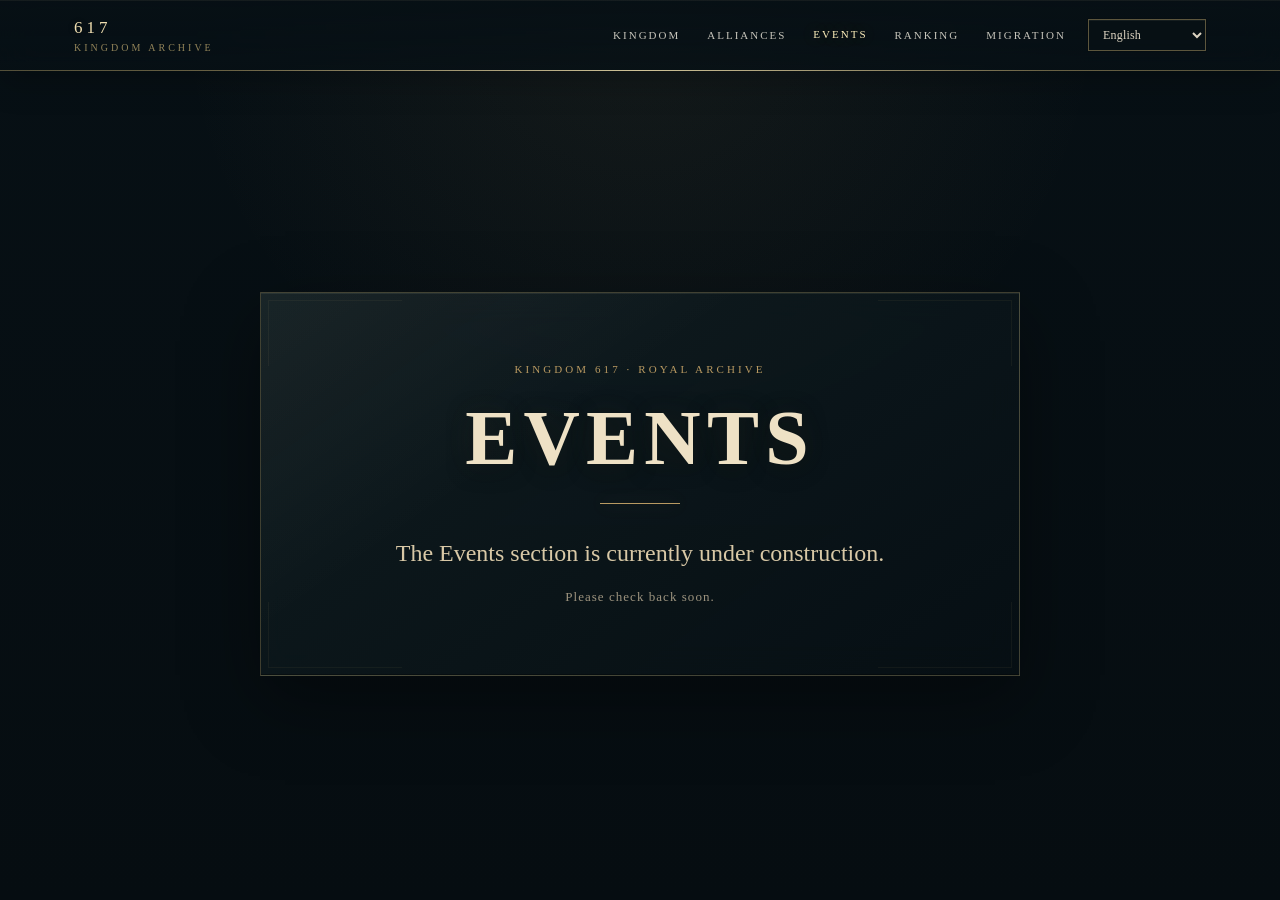
<file: kingdom617_scalable_latest/pages/events/index.html>
<!doctype html>
<html lang="en">
<head>
<meta charset="utf-8">
<meta name="viewport" content="width=device-width, initial-scale=1">
<title>Events — Kingdom 617</title>
<link rel="stylesheet" href="../../css/global.css">
<link rel="stylesheet" href="../../css/archive.css">
<style>
.events-page{min-height:calc(100vh - 74px);display:flex;align-items:center;justify-content:center;padding:60px 20px}
.events-panel{width:min(760px,100%);text-align:center;padding:70px 30px;border:1px solid rgba(190,155,83,.38);background:rgba(6,13,15,.82);box-shadow:0 24px 70px rgba(0,0,0,.35)}
.events-kicker{font-size:11px;letter-spacing:.28em;text-transform:uppercase;color:#b99a62;margin-bottom:18px}
.events-title{font-family:Georgia,serif;font-size:clamp(42px,7vw,78px);letter-spacing:.08em;color:#eee1c5;margin:0 0 20px}
.events-rule{width:80px;height:1px;background:#b99a62;margin:0 auto 28px}
.events-message{font-family:Georgia,serif;font-size:clamp(18px,2.2vw,24px);line-height:1.8;color:#d8c8a6}
.events-sub{margin-top:14px;color:#9e947f;font-size:13px;letter-spacing:.08em}
@media(max-width:650px){.events-page{padding:34px 14px}.events-panel{padding:52px 18px}}
</style>
</head>
<body>
<nav class="nav"><div class="navin">
<a class="brand" href="../../home.html">617 <small>KINGDOM ARCHIVE</small></a>
<div class="nav-actions"><div class="links">
<a href="../kingdom/" data-i18n="kingdom">Kingdom</a>
<a href="../alliances/" data-i18n="alliances">Alliances</a>
<a class="active" href="./" data-i18n="events">Events</a>
<a href="../rankings/" data-i18n="ranking">Ranking</a>
<a href="../migration/" data-i18n="migration">Migration</a>
</div><div class="lang"><select id="language" aria-label="Language"></select></div></div>
</div></nav>

<main class="events-page">
<section class="events-panel">
<div class="events-kicker" data-i18n="eyebrow">KINGDOM 617 · ROYAL ARCHIVE</div>
<h1 class="events-title" data-i18n="title">EVENTS</h1>
<div class="events-rule"></div>
<div class="events-message" data-i18n="message">The Events section is currently under construction.</div>
<div class="events-sub" data-i18n="sub">Please check back soon.</div>
</section>
</main>

<script>
const LANGS=[["en","English"],["ko","한국어"],["de","Deutsch"],["es","Español"],["fr","Français"],["ar","العربية"],["id","Bahasa Indonesia"],["zh-TW","繁體中文"],["zh-CN","简体中文"],["ja","日本語"],["tr","Türkçe"]];
const T={
en:{kingdom:"Kingdom",alliances:"Alliances",events:"Events",ranking:"Ranking",migration:"Migration",eyebrow:"KINGDOM 617 · ROYAL ARCHIVE",title:"EVENTS",message:"The Events section is currently under construction.",sub:"Please check back soon."},
ko:{kingdom:"왕국",alliances:"연맹",events:"이벤트",ranking:"랭킹",migration:"이민",eyebrow:"KINGDOM 617 · ROYAL ARCHIVE",title:"이벤트",message:"이벤트 페이지는 현재 제작 중입니다.",sub:"조금만 기다려주세요."},
de:{kingdom:"Königreich",alliances:"Allianzen",events:"Events",ranking:"Rangliste",migration:"Migration",eyebrow:"KINGDOM 617 · ROYAL ARCHIVE",title:"EVENTS",message:"Der Event-Bereich befindet sich derzeit im Aufbau.",sub:"Bitte schauen Sie bald wieder vorbei."},
es:{kingdom:"Reino",alliances:"Alianzas",events:"Eventos",ranking:"Clasificación",migration:"Migración",eyebrow:"KINGDOM 617 · ROYAL ARCHIVE",title:"EVENTOS",message:"La sección de eventos está actualmente en construcción.",sub:"Vuelve pronto."},
fr:{kingdom:"Royaume",alliances:"Alliances",events:"Événements",ranking:"Classement",migration:"Migration",eyebrow:"KINGDOM 617 · ROYAL ARCHIVE",title:"ÉVÉNEMENTS",message:"La section Événements est actuellement en construction.",sub:"Revenez bientôt."},
ar:{kingdom:"المملكة",alliances:"التحالفات",events:"الفعاليات",ranking:"التصنيف",migration:"الهجرة",eyebrow:"KINGDOM 617 · ROYAL ARCHIVE",title:"الفعاليات",message:"قسم الفعاليات قيد الإنشاء حاليًا.",sub:"يرجى العودة قريبًا."},
id:{kingdom:"Kerajaan",alliances:"Aliansi",events:"Acara",ranking:"Peringkat",migration:"Migrasi",eyebrow:"KINGDOM 617 · ROYAL ARCHIVE",title:"ACARA",message:"Bagian acara sedang dalam tahap pembuatan.",sub:"Silakan kembali lagi nanti."},
"zh-TW":{kingdom:"王國",alliances:"聯盟",events:"活動",ranking:"排名",migration:"移民",eyebrow:"KINGDOM 617 · ROYAL ARCHIVE",title:"活動",message:"活動頁面目前正在製作中。",sub:"敬請期待。"},
"zh-CN":{kingdom:"王国",alliances:"联盟",events:"活动",ranking:"排名",migration:"移民",eyebrow:"KINGDOM 617 · ROYAL ARCHIVE",title:"活动",message:"活动页面目前正在制作中。",sub:"敬请期待。"},
ja:{kingdom:"王国",alliances:"同盟",events:"イベント",ranking:"ランキング",migration:"移民",eyebrow:"KINGDOM 617 · ROYAL ARCHIVE",title:"イベント",message:"イベントページは現在制作中です。",sub:"しばらくお待ちください。"},
tr:{kingdom:"Krallık",alliances:"İttifaklar",events:"Etkinlikler",ranking:"Sıralama",migration:"Göç",eyebrow:"KINGDOM 617 · ROYAL ARCHIVE",title:"ETKİNLİKLER",message:"Etkinlikler bölümü şu anda yapım aşamasındadır.",sub:"Lütfen daha sonra tekrar kontrol edin."}
};
const sel=document.getElementById("language");
LANGS.forEach(([v,n])=>{const o=document.createElement("option");o.value=v;o.textContent=n;sel.appendChild(o);});
function applyLang(lang){
  const d=T[lang]||T.en;
  document.documentElement.lang=lang;
  document.querySelectorAll("[data-i18n]").forEach(el=>{const k=el.dataset.i18n;if(d[k]!=null)el.textContent=d[k];});
  if(lang==="ar") document.body.dir="rtl"; else document.body.dir="ltr";
  sel.value=lang;
  localStorage.setItem("kingdom617_lang",lang);
}
const saved=localStorage.getItem("kingdom617_lang")||"en";
sel.addEventListener("change",()=>applyLang(sel.value));
applyLang(T[saved]?saved:"en");
</script>
<script src="../../js/global.js"></script>
</body>
</html>
</file>
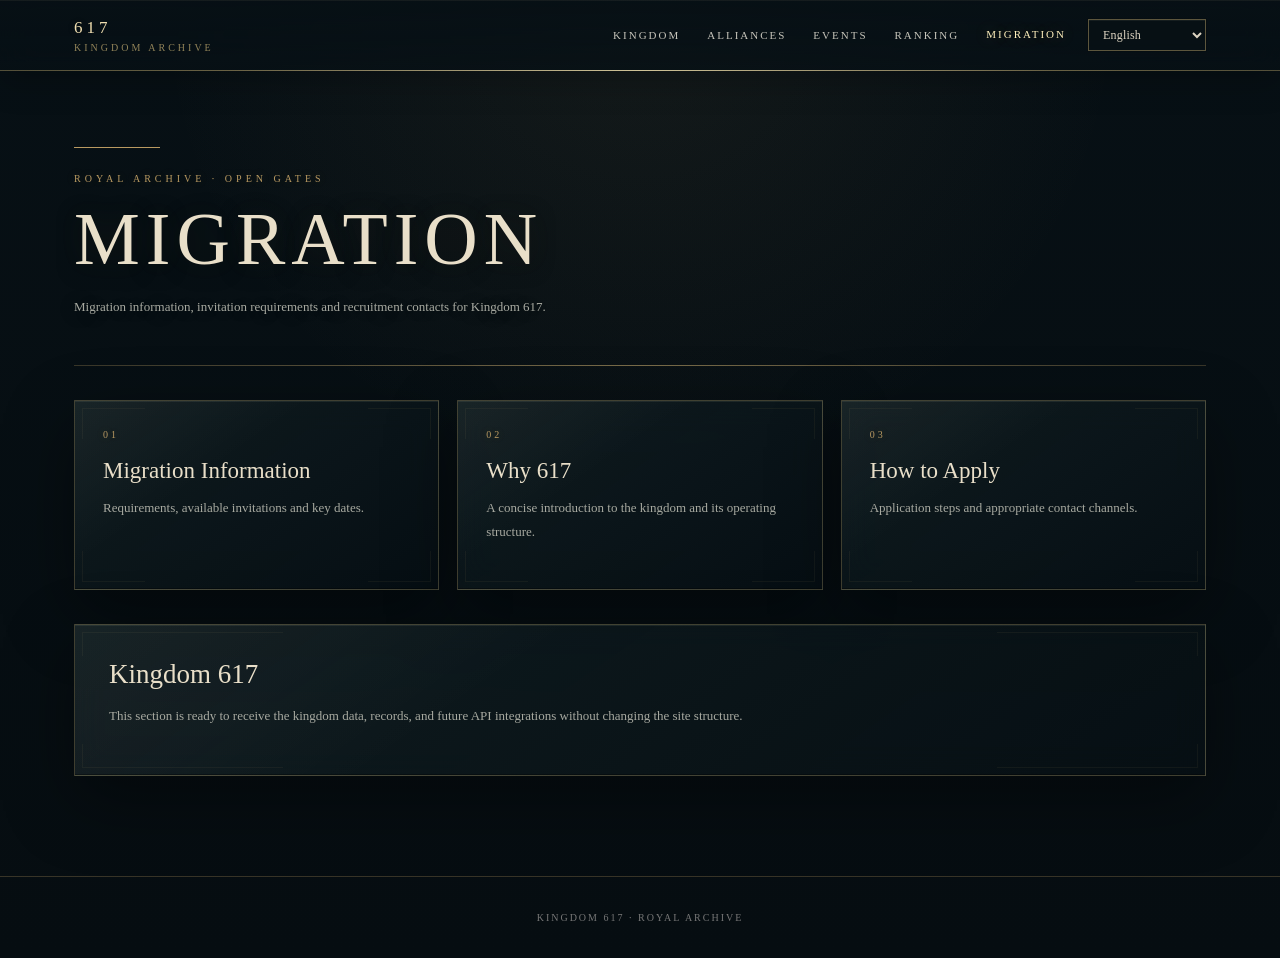
<file: kingdom617_scalable_latest/pages/migration/index.html>
<!doctype html>
<html lang="en">
<head>
<meta charset="utf-8">
<meta name="viewport" content="width=device-width,initial-scale=1">
<title>MIGRATION · Kingdom 617</title>
<link rel="stylesheet" href="../../css/archive.css">
<link rel="stylesheet" href="../../css/global.css">
<style id="nav-events-mobile-fix">
@media(max-width:760px){
  .nav-actions{min-width:0}
  .links{display:flex;flex-wrap:nowrap;overflow-x:auto;overflow-y:hidden;white-space:nowrap;-webkit-overflow-scrolling:touch;scrollbar-width:none}
  .links::-webkit-scrollbar{display:none}
  .links a{flex:0 0 auto}
}
</style>
</head>
<body>
<nav class="nav"><div class="navin">
<a class="brand" href="../../home.html">617 <small>KINGDOM ARCHIVE</small></a>
<div class="nav-actions"><div class="links">
<a href="../../pages/kingdom/" data-i18n="kingdom">Kingdom</a>
<a href="../../pages/alliances/" data-i18n="alliances">Alliances</a>
<a href="../../pages/events/" data-i18n="events">Events</a>
<a href="../../pages/rankings/" data-i18n="ranking">Ranking</a>
<a class="active" href="../../pages/migration/" data-i18n="migration">Migration</a>
</div><div class="lang"><select id="language" aria-label="Language"></select></div></div></nav>

<main class="page">
<section class="head">
<div class="eyebrow" data-i18n="eyebrow">ROYAL ARCHIVE · OPEN GATES</div>
<h1 class="title" data-i18n="title">MIGRATION</h1>
<p class="subtitle" data-i18n="subtitle">Migration information, invitation requirements and recruitment contacts for Kingdom 617.</p>
</section>

<section class="grid"><article class="card"><div class="num">01</div><h3 data-i18n="card1t">Migration Information</h3><p data-i18n="card1p">Requirements, available invitations and key dates.</p></article><article class="card"><div class="num">02</div><h3 data-i18n="card2t">Why 617</h3><p data-i18n="card2p">A concise introduction to the kingdom and its operating structure.</p></article><article class="card"><div class="num">03</div><h3 data-i18n="card3t">How to Apply</h3><p data-i18n="card3p">Application steps and appropriate contact channels.</p></article></section>

<div class="panel">
<h2 data-i18n="panelTitle">Kingdom 617</h2>
<p data-i18n="panelText">This section is ready to receive the kingdom data, records, and future API integrations without changing the site structure.</p>
</div>
</main>

<footer>KINGDOM 617 · ROYAL ARCHIVE</footer>
<script>
const LANGS=[['en','English'],['ko','한국어'],['de','Deutsch'],['es','Español'],['fr','Français'],['ar','العربية'],['id','Bahasa Indonesia'],['zh-TW','繁體中文'],['zh-CN','简体中文'],['ja','日本語'],["tr","Türkçe"]];
const T={"en":{"home":"Home","kingdom":"Kingdom","alliances":"Alliances","ranking":"Ranking","migration":"Migration","eyebrow":"ROYAL ARCHIVE · OPEN GATES","title":"MIGRATION","subtitle":"Migration information, invitation requirements and recruitment contacts for Kingdom 617.","card1t":"Migration Information","card1p":"Requirements, available invitations and key dates.","card2t":"Why 617","card2p":"A concise introduction to the kingdom and its operating structure.","card3t":"How to Apply","card3p":"Application steps and appropriate contact channels.","panelTitle":"Kingdom 617","panelText":"This section is ready to receive the kingdom data, records, and future API integrations without changing the site structure."},"ko":{"home":"홈","kingdom":"왕국 소개","alliances":"연맹","ranking":"랭킹","migration":"이민","eyebrow":"ROYAL ARCHIVE · OPEN GATES","title":"이민","subtitle":"617 왕국의 이민 정보, 초대 조건 및 모집 연락처입니다.","card1t":"이민 정보","card1p":"이민 조건, 사용 가능한 초대권 및 주요 일정을 확인합니다.","card2t":"왜 617인가","card2p":"왕국과 운영 구조를 간단히 소개합니다.","card3t":"신청 방법","card3p":"신청 절차와 연락 방법을 안내합니다.","panelTitle":"617 왕국","panelText":"이곳에서 왕국 데이터, 기록 및 향후 API 연동을 추가할 수 있습니다."},"de":{"home":"Startseite","kingdom":"Königreich","alliances":"Allianzen","ranking":"Rangliste","migration":"Migration","eyebrow":"ROYAL ARCHIVE · OFFENE TORE","title":"MIGRATION","subtitle":"Migrationsinformationen, Einladungsanforderungen und Rekrutierungskontakte für Königreich 617.","card1t":"Migrationsinformationen","card1p":"Anforderungen, verfügbare Einladungen und wichtige Termine.","card2t":"Warum 617","card2p":"Eine kurze Einführung in das Königreich und seine Struktur.","card3t":"So bewirbst du dich","card3p":"Bewerbungsschritte und passende Kontaktwege.","panelTitle":"617","panelText":"This section can receive Kingdom 617 data, records and future API integrations."},"es":{"home":"Inicio","kingdom":"Reino","alliances":"Alianzas","ranking":"Clasificación","migration":"Migración","eyebrow":"ROYAL ARCHIVE · PUERTAS ABIERTAS","title":"MIGRACIÓN","subtitle":"Información de migración, requisitos de invitación y contactos de reclutamiento del Reino 617.","card1t":"Información de migración","card1p":"Requisitos, invitaciones disponibles y fechas importantes.","card2t":"Por qué 617","card2p":"Una breve introducción al reino y su estructura operativa.","card3t":"Cómo solicitar","card3p":"Pasos de solicitud y canales de contacto adecuados.","panelTitle":"617","panelText":"This section can receive Kingdom 617 data, records and future API integrations."},"fr":{"home":"Accueil","kingdom":"Royaume","alliances":"Alliances","ranking":"Classement","migration":"Migration","eyebrow":"ROYAL ARCHIVE · PORTES OUVERTES","title":"MIGRATION","subtitle":"Informations de migration, conditions d’invitation et contacts de recrutement du Royaume 617.","card1t":"Informations de migration","card1p":"Conditions, invitations disponibles et dates importantes.","card2t":"Pourquoi 617","card2p":"Une brève présentation du royaume et de sa structure.","card3t":"Comment postuler","card3p":"Étapes de candidature et moyens de contact appropriés.","panelTitle":"617","panelText":"This section can receive Kingdom 617 data, records and future API integrations."},"ar":{"home":"الرئيسية","kingdom":"المملكة","alliances":"التحالفات","ranking":"التصنيف","migration":"الهجرة","eyebrow":"ROYAL ARCHIVE · البوابات المفتوحة","title":"الهجرة","subtitle":"معلومات الهجرة ومتطلبات الدعوة وجهات الاتصال بالتجنيد في المملكة 617.","card1t":"معلومات الهجرة","card1p":"المتطلبات والدعوات المتاحة والتواريخ المهمة.","card2t":"لماذا 617","card2p":"مقدمة مختصرة عن المملكة وهيكلها التشغيلي.","card3t":"كيفية التقديم","card3p":"خطوات التقديم وقنوات الاتصال المناسبة.","panelTitle":"617","panelText":"This section can receive Kingdom 617 data, records and future API integrations."},"id":{"home":"Beranda","kingdom":"Kerajaan","alliances":"Aliansi","ranking":"Peringkat","migration":"Migrasi","eyebrow":"ROYAL ARCHIVE · GERBANG TERBUKA","title":"MIGRASI","subtitle":"Informasi migrasi, persyaratan undangan, dan kontak perekrutan untuk Kerajaan 617.","card1t":"Informasi Migrasi","card1p":"Persyaratan, undangan yang tersedia, dan tanggal penting.","card2t":"Mengapa 617","card2p":"Pengenalan singkat tentang kerajaan dan struktur operasionalnya.","card3t":"Cara Mendaftar","card3p":"Langkah pendaftaran dan saluran kontak yang sesuai.","panelTitle":"617 Kingdom","panelText":"This section can receive Kingdom 617 data, records and future API integrations."},"zh-TW":{"home":"首頁","kingdom":"王國介紹","alliances":"聯盟","ranking":"排行榜","migration":"移民","eyebrow":"ROYAL ARCHIVE · 開放之門","title":"移民","subtitle":"617王國的移民資訊、邀請條件與招募聯絡方式。","card1t":"移民資訊","card1p":"條件、可用邀請與重要日期。","card2t":"為什麼選擇617","card2p":"簡要介紹王國及其運作結構。","card3t":"如何申請","card3p":"申請步驟與適當的聯絡方式。","panelTitle":"617王国","panelText":"This section can receive Kingdom 617 data, records and future API integrations."},"zh-CN":{"home":"首页","kingdom":"王国介绍","alliances":"联盟","ranking":"排行榜","migration":"移民","eyebrow":"ROYAL ARCHIVE · 开放之门","title":"移民","subtitle":"617王国的移民信息、邀请条件和招募联系方式。","card1t":"移民信息","card1p":"条件、可用邀请和重要日期。","card2t":"为什么选择617","card2p":"简要介绍王国及其运营结构。","card3t":"如何申请","card3p":"申请步骤和合适的联系方式。","panelTitle":"617王国","panelText":"This section can receive Kingdom 617 data, records and future API integrations."},"ja":{"home":"ホーム","kingdom":"王国紹介","alliances":"同盟","ranking":"ランキング","migration":"移民","eyebrow":"ROYAL ARCHIVE · OPEN GATES","title":"移民","subtitle":"617王国の移民情報、招待条件、募集連絡先。","card1t":"移民情報","card1p":"条件、利用可能な招待、重要な日程。","card2t":"なぜ617か","card2p":"王国とその運営構造を簡潔に紹介します。","card3t":"申請方法","card3p":"申請手順と適切な連絡方法。","panelTitle":"617王国","panelText":"This section can receive Kingdom 617 data, records and future API integrations."},"tr":{"home":"Ana Sayfa","kingdom":"Krallık","alliances":"İttifaklar","ranking":"Sıralama","migration":"Göç","eyebrow":"KRALİYET ARŞİVİ · AÇIK KAPILAR","title":"GÖÇ","subtitle":"617 Krallığı için göç bilgileri, davet koşulları ve katılım iletişim bilgileri.","card1t":"Göç Bilgileri","card1p":"Koşullar, mevcut davetler ve önemli tarihler.","card2t":"Neden 617","card2p":"Krallık ve operasyon yapısına kısa bir giriş.","card3t":"Nasıl Başvurulur","card3p":"Başvuru adımları ve uygun iletişim kanalları.","panelTitle":"617 Krallığı","panelText":"Bu bölüm, Krallık 617 verilerini, kayıtlarını ve gelecekteki API entegrasyonlarını barındırabilir."}};
const sel=document.getElementById('language');LANGS.forEach(([k,n])=>{const o=document.createElement('option');o.value=k;o.textContent=n;sel.appendChild(o)});
function setLang(k){const t=T[k]||T.en;document.documentElement.lang=k;document.documentElement.dir=k==='ar'?'rtl':'ltr';document.querySelectorAll('[data-i18n]').forEach(e=>{if(t[e.dataset.i18n]!=null)e.textContent=t[e.dataset.i18n]});sel.value=k;localStorage.setItem('kingdom617_lang',k)}
sel.onchange=()=>setLang(sel.value);setLang(localStorage.getItem('kingdom617_lang')||'en');
</script>
<script src="../../js/global.js"></script>

<script>
const EVENTS_NAV_LABELS = {
  en:"Events", ko:"이벤트", de:"Events", es:"Eventos", fr:"Événements",
  ar:"الفعاليات", id:"Acara", "zh-TW":"活動", "zh-CN":"活动", ja:"イベント", tr:"Etkinlikler"
};
document.addEventListener("DOMContentLoaded",()=>{
  const langSelect=document.getElementById("language");
  const applyEventLabel=()=>{
    const lang=langSelect?.value || localStorage.getItem("kingdom617_lang") || "en";
    document.querySelectorAll('[data-i18n="events"]').forEach(el=>el.textContent=EVENTS_NAV_LABELS[lang]||EVENTS_NAV_LABELS.en);
  };
  langSelect?.addEventListener("change",()=>setTimeout(applyEventLabel,0));
  setTimeout(applyEventLabel,0);
});
</script>

</body>
</html>
</file>
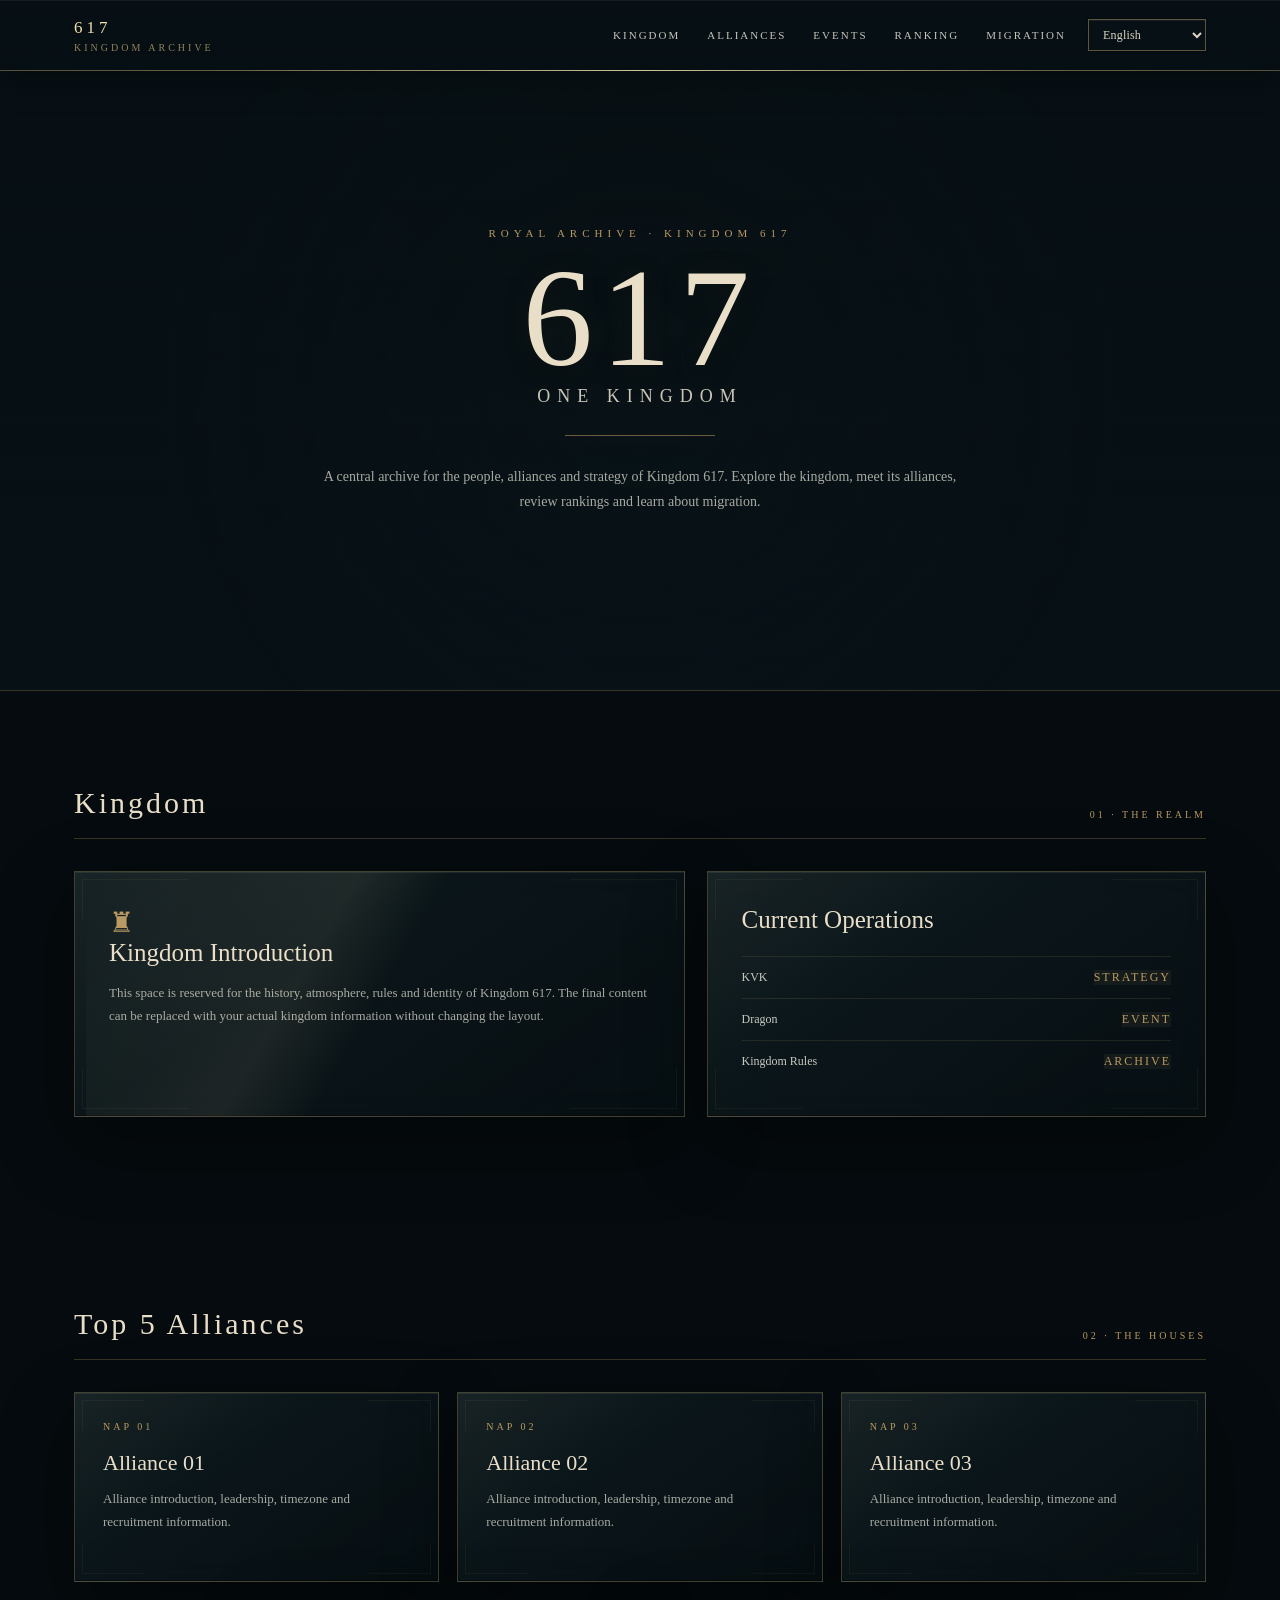
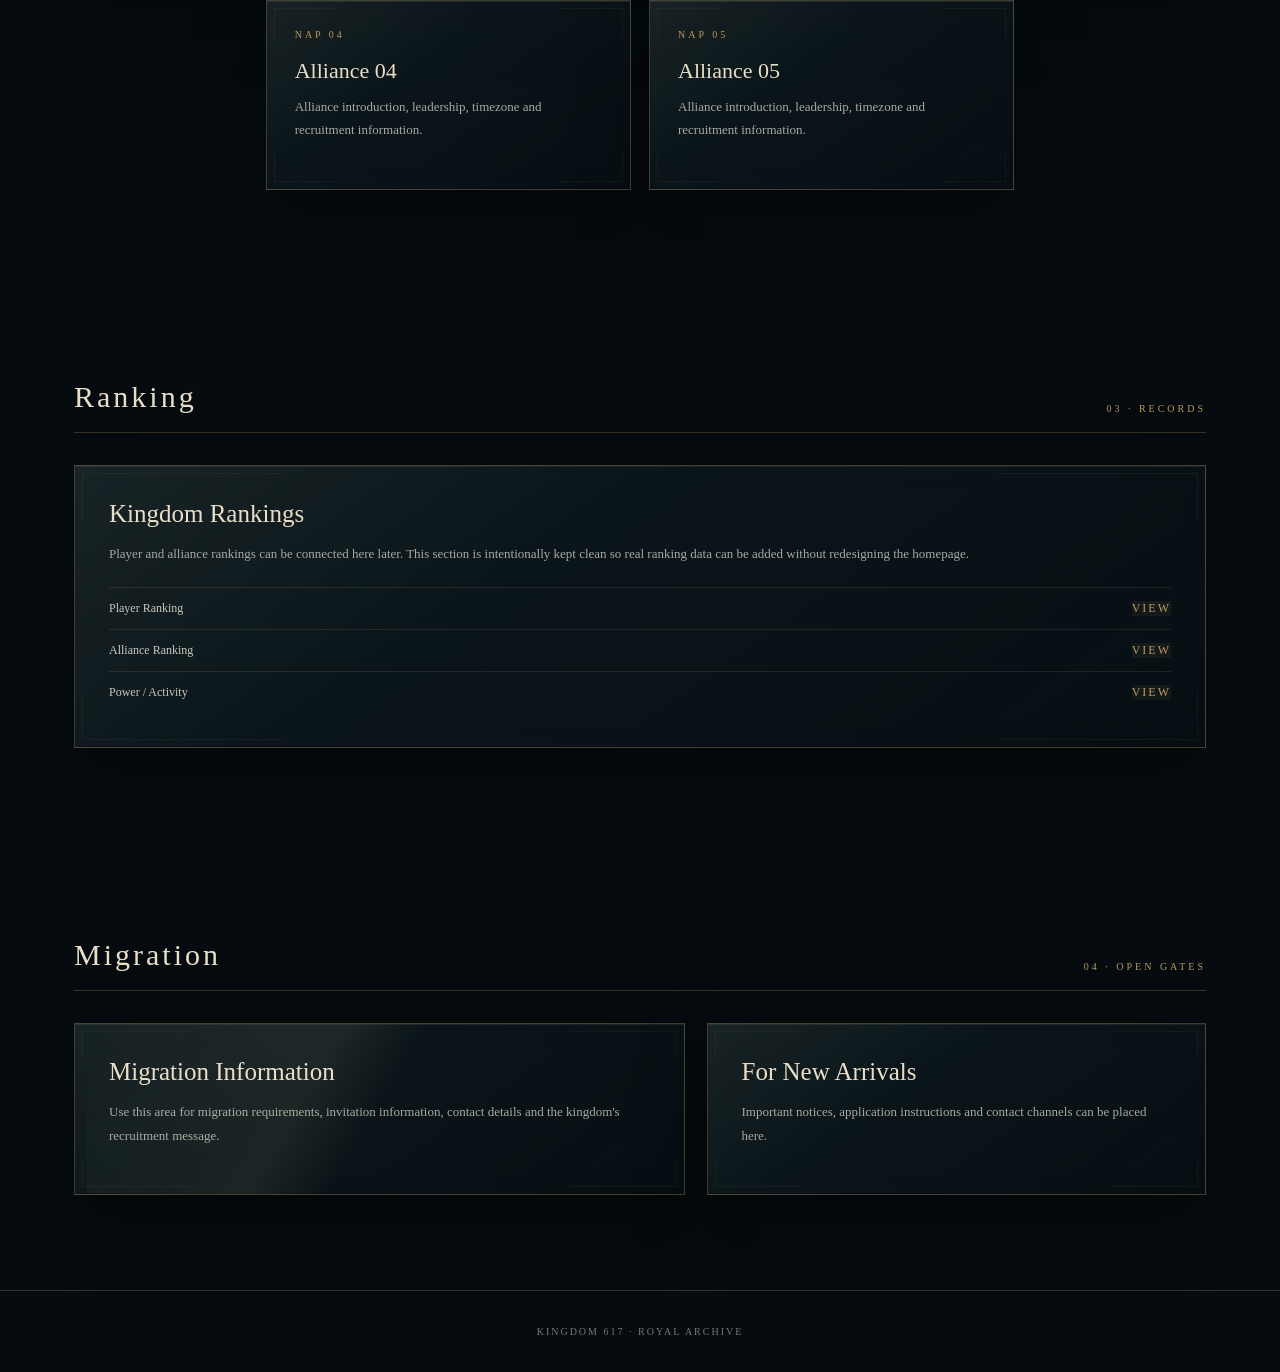
<file: kingdom617_scalable_latest/home.html>
<!doctype html>
<html lang="en">
<head>
<meta charset="utf-8">
<meta name="viewport" content="width=device-width,initial-scale=1">
<title>Kingdom 617</title>
<style>
:root{
  --bg:#071015; --panel:#0c171b; --panel2:#101d21;
  --ivory:#e9dfc9; --muted:#a8aaa1; --brass:#b99a61;
  --line:rgba(185,154,97,.28); --red:#7d3e3e;
}
*{box-sizing:border-box}
html{scroll-behavior:smooth}
body{margin:0;background:var(--bg);color:var(--ivory);font-family:Georgia,"Times New Roman",serif}
body:before{content:"";position:fixed;inset:0;pointer-events:none;background:radial-gradient(circle at 50% 0,rgba(185,154,97,.08),transparent 42%),linear-gradient(180deg,rgba(0,0,0,.08),rgba(0,0,0,.35));z-index:-1}
a{color:inherit;text-decoration:none}
.nav{position:sticky;top:0;z-index:10;background:rgba(7,16,21,.94);border-bottom:1px solid var(--line);backdrop-filter:blur(10px)}
.navin{max-width:1180px;margin:auto;height:74px;display:flex;align-items:center;justify-content:space-between;padding:0 24px}
.brand{letter-spacing:4px;font-size:17px;color:var(--ivory)}
.brand small{display:block;font:10px Arial,sans-serif;letter-spacing:3px;color:var(--brass);margin-top:4px}
.links{display:flex;gap:30px;font:11px Arial,sans-serif;letter-spacing:2px;text-transform:uppercase}
.links a{color:#c7c5bb;transition:.2s}.links a:hover{color:#fff}
.hero{min-height:620px;display:grid;place-items:center;text-align:center;padding:90px 20px 110px;border-bottom:1px solid var(--line);background:
radial-gradient(circle at center,rgba(16,35,39,.15),rgba(7,16,21,.82) 68%),
linear-gradient(180deg,rgba(7,16,21,.25),var(--bg))}
.kicker{font:11px Arial,sans-serif;letter-spacing:5px;color:var(--brass);text-transform:uppercase}
h1{font-size:clamp(60px,11vw,150px);line-height:.86;margin:18px 0 8px;letter-spacing:8px;font-weight:500}
.subtitle{font-size:18px;letter-spacing:7px;color:#c9c5b7}
.rule{width:150px;height:1px;background:var(--brass);opacity:.55;margin:28px auto}
.intro{max-width:660px;margin:auto;color:var(--muted);font:14px/1.8 Arial,sans-serif}
section{max-width:1180px;margin:auto;padding:95px 24px}
.sectionhead{display:flex;justify-content:space-between;align-items:end;border-bottom:1px solid var(--line);padding-bottom:18px;margin-bottom:32px}
.sectionhead h2{margin:0;font-size:30px;font-weight:500;letter-spacing:3px}
.sectionhead span{font:10px Arial,sans-serif;letter-spacing:3px;color:var(--brass)}
.grid{display:grid;grid-template-columns:repeat(6,1fr);gap:18px}
.card{grid-column:span 2;background:linear-gradient(145deg,var(--panel2),var(--panel));border:1px solid var(--line);padding:28px;min-height:190px}
.num{font:10px Arial,sans-serif;letter-spacing:3px;color:var(--brass)}
.card:nth-child(4){grid-column:2 / span 2}.card:nth-child(5){grid-column:4 / span 2}.card h3{font-size:22px;font-weight:500;margin:18px 0 12px}
.card p{font:13px/1.75 Arial,sans-serif;color:var(--muted);margin:0}
.crest{font-size:28px;color:var(--brass)}
.split{display:grid;grid-template-columns:1.1fr .9fr;gap:22px}
.panel{border:1px solid var(--line);background:rgba(12,23,27,.8);padding:34px}
.panel h3{font-size:25px;font-weight:500;margin:0 0 14px}
.panel p{font:13px/1.8 Arial,sans-serif;color:var(--muted)}
.list{margin:22px 0 0;padding:0;list-style:none}
.list li{display:flex;justify-content:space-between;border-top:1px solid rgba(185,154,97,.14);padding:13px 0;font:12px Arial,sans-serif;color:#c8c8bf}
.badge{color:var(--brass);letter-spacing:2px}
footer{border-top:1px solid var(--line);padding:35px 24px;text-align:center;color:#777;font:10px Arial,sans-serif;letter-spacing:2px}
@media(max-width:760px){
 .navin{height:auto;min-height:70px;flex-direction:column;gap:14px;padding:15px 18px}
 .links{gap:14px;flex-wrap:wrap;justify-content:center;font-size:9px}
 .hero{min-height:560px;padding:75px 18px}
 .subtitle{font-size:12px;letter-spacing:4px}
 section{padding:70px 18px}
 .grid,.split{grid-template-columns:1fr}.card,.card:nth-child(4),.card:nth-child(5){grid-column:auto}
 .sectionhead{align-items:start;gap:12px;flex-direction:column}
}
.lang{position:relative}.lang button{background:transparent;border:1px solid rgba(185,154,97,.4);color:#ddd4c2;padding:8px 10px;font:10px Arial;cursor:pointer}.lang select{background:#0b1519;color:#ddd4c2;border:1px solid var(--line);padding:8px}
@media(max-width:760px){.navin{flex-wrap:wrap}.lang{margin-left:4px}}
</style>
<style>
/* ===== Kingdom 617 Royal Cursor — site-wide ===== */
@media (pointer:fine) {
  html, body, a, button, input, select, textarea {
    cursor: none !important;
  }

  .k617-cursor-dot,
  .k617-cursor-ring {
    position: fixed;
    left: 0;
    top: 0;
    pointer-events: none;
    z-index: 2147483647;
    opacity: 0;
    transform: translate3d(-100px,-100px,0);
    will-change: transform;
  }

  .k617-cursor-dot {
    width: 7px;
    height: 7px;
    margin-left: -3.5px;
    margin-top: -3.5px;
    border-radius: 50%;
    background: #e2c48b;
    box-shadow:
      0 0 0 1px rgba(226,196,139,.45),
      0 0 12px rgba(226,196,139,.45);
  }

  .k617-cursor-ring {
    width: 25px;
    height: 25px;
    margin-left: -12.5px;
    margin-top: -12.5px;
    border: 1px solid rgba(226,196,139,.72);
    transform-origin: center;
    transition:
      width .18s ease,
      height .18s ease,
      margin .18s ease,
      border-color .18s ease,
      background .18s ease,
      box-shadow .18s ease;
  }

  .k617-cursor-ring::before,
  .k617-cursor-ring::after {
    content: "";
    position: absolute;
    left: 50%;
    top: 50%;
    background: rgba(226,196,139,.58);
    transform: translate(-50%,-50%);
  }

  .k617-cursor-ring::before {
    width: 1px;
    height: 35px;
  }

  .k617-cursor-ring::after {
    width: 35px;
    height: 1px;
  }

  .k617-cursor-ring.is-hover {
    width: 38px;
    height: 38px;
    margin-left: -19px;
    margin-top: -19px;
    border-color: rgba(226,196,139,.95);
    background: rgba(226,196,139,.06);
    box-shadow: 0 0 22px rgba(226,196,139,.20);
  }

  .k617-cursor-ring.is-press {
    width: 20px;
    height: 20px;
    margin-left: -10px;
    margin-top: -10px;
  }
}

@media (pointer:coarse) {
  .k617-cursor-dot,
  .k617-cursor-ring {
    display: none !important;
  }
}
</style>
<link rel="stylesheet" href="css/global.css">
<style id="nav-events-mobile-fix">
@media(max-width:760px){
  .nav-actions{min-width:0}
  .links{display:flex;flex-wrap:nowrap;overflow-x:auto;overflow-y:hidden;white-space:nowrap;-webkit-overflow-scrolling:touch;scrollbar-width:none}
  .links::-webkit-scrollbar{display:none}
  .links a{flex:0 0 auto}
}
</style>
</head>
<body>
<nav class="nav"><div class="navin">
<a class="brand" href="home.html">617 <small>KINGDOM ARCHIVE</small></a>
<div class="nav-actions"><div class="links">
<a href="pages/kingdom/" data-i18n="kingdom">Kingdom</a>
<a href="pages/alliances/" data-i18n="alliances">Alliances</a>
<a href="pages/events/" data-i18n="events">Events</a>
<a href="pages/rankings/" data-i18n="ranking">Ranking</a>
<a href="pages/migration/" data-i18n="migration">Migration</a>
</div><div class="lang"><select id="language" aria-label="Language"></select></div></div>
</div></nav>

<header class="hero" id="home">
  <div>
    <div class="kicker">Royal Archive · Kingdom 617</div>
    <h1>617</h1>
    <div class="subtitle">ONE KINGDOM</div>
    <div class="rule"></div>
    <p class="intro">A central archive for the people, alliances and strategy of Kingdom 617. Explore the kingdom, meet its alliances, review rankings and learn about migration.</p>
  </div>
</header>

<section id="kingdom">
  <div class="sectionhead"><h2 data-i18n="kingdomTitle">Kingdom</h2><span>01 · THE REALM</span></div>
  <div class="split">
    <div class="panel">
      <div class="crest">♜</div>
      <h3 data-i18n="kingdomIntroTitle">Kingdom Introduction</h3>
      <p>This space is reserved for the history, atmosphere, rules and identity of Kingdom 617. The final content can be replaced with your actual kingdom information without changing the layout.</p>
    </div>
    <div class="panel">
      <h3 data-i18n="operations">Current Operations</h3>
      <ul class="list">
        <li><span>KVK</span><span class="badge">STRATEGY</span></li>
        <li><span>Dragon</span><span class="badge">EVENT</span></li>
        <li><span>Kingdom Rules</span><span class="badge">ARCHIVE</span></li>
      </ul>
    </div>
  </div>
</section>

<section id="alliances">
  <div class="sectionhead"><h2 data-i18n="alliancesTitle">Top 5 Alliances</h2><span>02 · THE HOUSES</span></div>
  <div class="grid">
    <article class="card"><div class="num">NAP 01</div><h3>Alliance 01</h3><p data-i18n="allianceDesc">Alliance introduction, leadership, timezone and recruitment information.</p></article>
    <article class="card"><div class="num">NAP 02</div><h3>Alliance 02</h3><p data-i18n="allianceDesc">Alliance introduction, leadership, timezone and recruitment information.</p></article>
    <article class="card"><div class="num">NAP 03</div><h3>Alliance 03</h3><p data-i18n="allianceDesc">Alliance introduction, leadership, timezone and recruitment information.</p></article>
    <article class="card"><div class="num">NAP 04</div><h3>Alliance 04</h3><p data-i18n="allianceDesc">Alliance introduction, leadership, timezone and recruitment information.</p></article>
    <article class="card"><div class="num">NAP 05</div><h3>Alliance 05</h3><p data-i18n="allianceDesc">Alliance introduction, leadership, timezone and recruitment information.</p></article>
  </div>
</section>

<section id="ranking">
  <div class="sectionhead"><h2 data-i18n="rankingTitle">Ranking</h2><span>03 · RECORDS</span></div>
  <div class="panel">
    <h3 data-i18n="rankHeading">Kingdom Rankings</h3>
    <p>Player and alliance rankings can be connected here later. This section is intentionally kept clean so real ranking data can be added without redesigning the homepage.</p>
    <ul class="list">
      <li><span>Player Ranking</span><span class="badge">VIEW</span></li>
      <li><span>Alliance Ranking</span><span class="badge">VIEW</span></li>
      <li><span>Power / Activity</span><span class="badge">VIEW</span></li>
    </ul>
  </div>
</section>

<section id="migration">
  <div class="sectionhead"><h2 data-i18n="migrationTitle">Migration</h2><span>04 · OPEN GATES</span></div>
  <div class="split">
    <div class="panel">
      <h3 data-i18n="migrationInfoTitle">Migration Information</h3>
      <p>Use this area for migration requirements, invitation information, contact details and the kingdom's recruitment message.</p>
    </div>
    <div class="panel">
      <h3 data-i18n="newArrivals">For New Arrivals</h3>
      <p>Important notices, application instructions and contact channels can be placed here.</p>
    </div>
  </div>
</section>

<footer>KINGDOM 617 · ROYAL ARCHIVE</footer>
<script>const T={"ko":{"home":"홈","kingdom":"왕국 소개","alliances":"연맹 소개","ranking":"랭킹","migration":"이민","kingdomTitle":"왕국 소개","kingdomIntroTitle":"617 왕국","operations":"주요 운영","alliancesTitle":"주요 연맹 5","rankingTitle":"랭킹","rankHeading":"왕국 랭킹","migrationTitle":"이민","migrationInfoTitle":"이민 정보","newArrivals":"새로운 이민자","allianceDesc":"연맹 소개, 리더십, 시간대 및 모집 정보를 확인할 수 있습니다."},"en":{"home":"Home","kingdom":"Kingdom","alliances":"Alliances","ranking":"Ranking","migration":"Migration","kingdomTitle":"Kingdom","kingdomIntroTitle":"Kingdom Introduction","operations":"Current Operations","alliancesTitle":"Top 5 Alliances","rankingTitle":"Ranking","rankHeading":"Kingdom Rankings","migrationTitle":"Migration","migrationInfoTitle":"Migration Information","newArrivals":"For New Arrivals","allianceDesc":"Alliance introduction, leadership, timezone and recruitment information."},"de":{"home":"Startseite","kingdom":"Königreich","alliances":"Allianzen","ranking":"Rangliste","migration":"Migration","kingdomTitle":"Königreich","kingdomIntroTitle":"Königreich 617","operations":"Aktuelle Aktivitäten","alliancesTitle":"Top 5 Allianzen","rankingTitle":"Rangliste","rankHeading":"Königreichs-Ranglisten","migrationTitle":"Migration","migrationInfoTitle":"Migrationsinformationen","newArrivals":"Für Neuankömmlinge","allianceDesc":"Informationen zu Allianz, Führung, Zeitzone und Rekrutierung."},"es":{"home":"Inicio","kingdom":"Reino","alliances":"Alianzas","ranking":"Clasificación","migration":"Migración","kingdomTitle":"Reino","kingdomIntroTitle":"Introducción al Reino","operations":"Operaciones actuales","alliancesTitle":"5 Alianzas principales","rankingTitle":"Clasificación","rankHeading":"Clasificaciones del Reino","migrationTitle":"Migración","migrationInfoTitle":"Información de migración","newArrivals":"Para nuevos llegados","allianceDesc":"Información sobre la alianza, liderazgo, zona horaria y reclutamiento."},"fr":{"home":"Accueil","kingdom":"Royaume","alliances":"Alliances","ranking":"Classement","migration":"Migration","kingdomTitle":"Royaume","kingdomIntroTitle":"Présentation du royaume","operations":"Opérations actuelles","alliancesTitle":"Top 5 des alliances","rankingTitle":"Classement","rankHeading":"Classements du royaume","migrationTitle":"Migration","migrationInfoTitle":"Informations de migration","newArrivals":"Pour les nouveaux arrivants","allianceDesc":"Présentation, direction, fuseau horaire et recrutement de l’alliance."},"ar":{"home":"الرئيسية","kingdom":"المملكة","alliances":"التحالفات","ranking":"التصنيف","migration":"الهجرة","kingdomTitle":"المملكة","kingdomIntroTitle":"مقدمة عن المملكة","operations":"العمليات الحالية","alliancesTitle":"أفضل 5 تحالفات","rankingTitle":"التصنيف","rankHeading":"تصنيفات المملكة","migrationTitle":"الهجرة","migrationInfoTitle":"معلومات الهجرة","newArrivals":"للقادمين الجدد","allianceDesc":"معلومات عن التحالف والقيادة والمنطقة الزمنية والتجنيد."},"id":{"home":"Beranda","kingdom":"Kerajaan","alliances":"Aliansi","ranking":"Peringkat","migration":"Migrasi","kingdomTitle":"Kerajaan","kingdomIntroTitle":"Tentang Kerajaan","operations":"Operasi Saat Ini","alliancesTitle":"5 Aliansi Utama","rankingTitle":"Peringkat","rankHeading":"Peringkat Kerajaan","migrationTitle":"Migrasi","migrationInfoTitle":"Informasi Migrasi","newArrivals":"Untuk Pendatang Baru","allianceDesc":"Informasi aliansi, kepemimpinan, zona waktu, dan perekrutan."},"zh-TW":{"home":"首頁","kingdom":"王國介紹","alliances":"聯盟介紹","ranking":"排行榜","migration":"移民","kingdomTitle":"王國","kingdomIntroTitle":"王國介紹","operations":"目前運作","alliancesTitle":"主要聯盟 5","rankingTitle":"排行榜","rankHeading":"王國排行榜","migrationTitle":"移民","migrationInfoTitle":"移民資訊","newArrivals":"新移民","allianceDesc":"聯盟介紹、領導、時區與招募資訊。"},"zh-CN":{"home":"首页","kingdom":"王国介绍","alliances":"联盟介绍","ranking":"排行榜","migration":"移民","kingdomTitle":"王国","kingdomIntroTitle":"王国介绍","operations":"当前运营","alliancesTitle":"主要联盟 5","rankingTitle":"排行榜","rankHeading":"王国排行榜","migrationTitle":"移民","migrationInfoTitle":"移民信息","newArrivals":"新移民","allianceDesc":"联盟介绍、领导、时区和招募信息。"},"ja":{"home":"ホーム","kingdom":"王国紹介","alliances":"同盟紹介","ranking":"ランキング","migration":"移民","kingdomTitle":"王国","kingdomIntroTitle":"王国紹介","operations":"現在の運営","alliancesTitle":"主要同盟 5","rankingTitle":"ランキング","rankHeading":"王国ランキング","migrationTitle":"移民","migrationInfoTitle":"移民情報","newArrivals":"新規移民向け","allianceDesc":"同盟紹介、リーダー、タイムゾーン、募集情報。"},"tr":{"home":"Ana Sayfa","kingdom":"Krallık","alliances":"İttifaklar","ranking":"Sıralama","migration":"Göç","kingdomTitle":"Krallık","kingdomIntroTitle":"617 Krallığı","operations":"Güncel Operasyonlar","alliancesTitle":"İttifaklar","rankingTitle":"Sıralama","rankHeading":"Krallık Sıralaması","migrationTitle":"Göç","migrationInfoTitle":"Göç Bilgileri","newArrivals":"Yeni Gelenler İçin","allianceDesc":"İttifak tanıtımı, liderlik, saat dilimi ve katılım bilgileri."}};const N={"ko": "한국어", "en": "English", "de": "Deutsch", "es": "Español", "fr": "Français", "ar": "العربية", "id": "Bahasa Indonesia", "zh-TW": "繁體中文", "zh-CN": "简体中文", "ja": "日本語", "tr": "Türkçe"};const s=document.getElementById('language');Object.keys(N).forEach(k=>{let o=document.createElement('option');o.value=k;o.textContent=N[k];s.appendChild(o)});function setLang(k){let t=T[k]||T.en;document.documentElement.lang=k;document.documentElement.dir=k==='ar'?'rtl':'ltr';document.querySelectorAll('[data-i18n]').forEach(e=>{if(t[e.dataset.i18n])e.textContent=t[e.dataset.i18n]});localStorage.setItem('kingdom617_lang',k);s.value=k} s.onchange=()=>setLang(s.value);setLang(localStorage.getItem('kingdom617_lang')||'en');</script>
<script>
(function () {
  if (window.matchMedia && !window.matchMedia('(pointer:fine)').matches) return;

  const dot = document.createElement('div');
  const ring = document.createElement('div');
  dot.className = 'k617-cursor-dot';
  ring.className = 'k617-cursor-ring';
  document.body.appendChild(dot);
  document.body.appendChild(ring);

  let x = -100, y = -100, rx = -100, ry = -100;
  let active = false;

  function move(e) {
    x = e.clientX;
    y = e.clientY;
    if (!active) {
      active = true;
      dot.style.opacity = '1';
      ring.style.opacity = '1';
    }
    dot.style.transform = `translate3d(${x}px,${y}px,0)`;
  }

  function animate() {
    rx += (x - rx) * 0.16;
    ry += (y - ry) * 0.16;
    ring.style.transform = `translate3d(${rx}px,${ry}px,0)`;
    requestAnimationFrame(animate);
  }

  document.addEventListener('mousemove', move, {passive:true});
  document.addEventListener('mouseleave', () => {
    dot.style.opacity = '0';
    ring.style.opacity = '0';
  });
  document.addEventListener('mouseenter', () => {
    if (active) {
      dot.style.opacity = '1';
      ring.style.opacity = '1';
    }
  });

  document.addEventListener('mousedown', () => ring.classList.add('is-press'));
  document.addEventListener('mouseup', () => ring.classList.remove('is-press'));

  function bindHover() {
    document.querySelectorAll('a, button, [role="button"], input, select, textarea, .card, .ranking-card, .alliance-card, .nav-link').forEach(el => {
      if (el.dataset.k617CursorBound) return;
      el.dataset.k617CursorBound = '1';
      el.addEventListener('mouseenter', () => ring.classList.add('is-hover'));
      el.addEventListener('mouseleave', () => ring.classList.remove('is-hover'));
    });
  }

  bindHover();

  const observer = new MutationObserver(bindHover);
  observer.observe(document.body, {childList:true, subtree:true});

  animate();
})();
</script>


<script>
const EVENTS_NAV_LABELS = {
  en:"Events", ko:"이벤트", de:"Events", es:"Eventos", fr:"Événements",
  ar:"الفعاليات", id:"Acara", "zh-TW":"活動", "zh-CN":"活动", ja:"イベント", tr:"Etkinlikler"
};
document.addEventListener("DOMContentLoaded",()=>{
  const langSelect=document.getElementById("language");
  const applyEventLabel=()=>{
    const lang=langSelect?.value || localStorage.getItem("kingdom617_lang") || "en";
    document.querySelectorAll('[data-i18n="events"]').forEach(el=>el.textContent=EVENTS_NAV_LABELS[lang]||EVENTS_NAV_LABELS.en);
  };
  langSelect?.addEventListener("change",()=>setTimeout(applyEventLabel,0));
  setTimeout(applyEventLabel,0);
});
</script>

</body>
</html>
</file>
<file: kingdom617_scalable_latest/css/global.css>
/* Kingdom 617 — Global Royal Archive Cursor */
@media (pointer:fine){
  html,body,a,button,input,select,textarea{cursor:none!important}
  .k617-cursor-dot,.k617-cursor-ring{
    position:fixed;left:0;top:0;pointer-events:none;z-index:2147483647;
    opacity:0;transform:translate3d(-100px,-100px,0);will-change:transform;
  }
  .k617-cursor-dot{
    width:7px;height:7px;margin:-3.5px 0 0 -3.5px;border-radius:50%;
    background:#e2c48b;
    box-shadow:0 0 0 1px rgba(226,196,139,.45),0 0 12px rgba(226,196,139,.45);
  }
  .k617-cursor-ring{
    width:25px;height:25px;margin:-12.5px 0 0 -12.5px;
    border:1px solid rgba(226,196,139,.72);
    transform-origin:center;
    transition:width .18s ease,height .18s ease,margin .18s ease,
      border-color .18s ease,background .18s ease,box-shadow .18s ease;
  }
  .k617-cursor-ring::before,.k617-cursor-ring::after{
    content:"";position:absolute;left:50%;top:50%;
    background:rgba(226,196,139,.58);transform:translate(-50%,-50%);
  }
  .k617-cursor-ring::before{width:1px;height:35px}
  .k617-cursor-ring::after{width:35px;height:1px}
  .k617-cursor-ring.is-hover{
    width:38px;height:38px;margin:-19px 0 0 -19px;
    border-color:rgba(226,196,139,.95);
    background:rgba(226,196,139,.06);
    box-shadow:0 0 22px rgba(226,196,139,.20);
  }
  .k617-cursor-ring.is-press{
    width:20px;height:20px;margin:-10px 0 0 -10px;
  }
}
@media (pointer:coarse){
  .k617-cursor-dot,.k617-cursor-ring{display:none!important}
}


/* =========================================================
   KINGDOM 617 — SHARED HEADER / RESPONSIVE NAVIGATION
   One header geometry for every page.
   ========================================================= */
.nav{
  position:sticky !important;
  top:0 !important;
  z-index:1000 !important;
  width:100% !important;
  background:rgba(7,16,21,.94) !important;
  border-bottom:1px solid rgba(185,154,97,.28) !important;
  backdrop-filter:blur(12px) !important;
  -webkit-backdrop-filter:blur(12px) !important;
}
.navin{
  width:100% !important;
  max-width:1180px !important;
  min-height:70px !important;
  height:70px !important;
  margin:0 auto !important;
  padding:0 24px !important;
  display:flex !important;
  flex-direction:row !important;
  align-items:center !important;
  justify-content:flex-start !important;
  gap:20px !important;
}
.navin .brand{
  flex:0 0 auto !important;
  display:block !important;
  white-space:nowrap !important;
  margin:0 !important;
}
.nav-actions{
  margin-left:auto !important;
  display:flex !important;
  align-items:center !important;
  justify-content:flex-end !important;
  gap:22px !important;
  min-width:0 !important;
}
.navin .links{
  flex:0 0 auto !important;
  display:flex !important;
  align-items:center !important;
  justify-content:flex-end !important;
  gap:27px !important;
  margin:0 !important;
  white-space:nowrap !important;
}
.navin .links a{
  flex:0 0 auto !important;
  white-space:nowrap !important;
}
.navin .lang{
  flex:0 0 auto !important;
  margin:0 !important;
}
 .navin .lang select{
  width:118px !important;
  min-width:118px !important;
  height:32px !important;
  padding:7px 28px 7px 10px !important;
  margin:0 !important;
  box-sizing:border-box !important;
  appearance:auto !important;
  -webkit-appearance:auto !important;
  background:#0b1519 !important;
  color:#ddd4c2 !important;
  border:1px solid rgba(185,154,97,.4) !important;
  border-radius:0 !important;
  font-family:Georgia, "Times New Roman", serif !important;
  font-size:12px !important;
  line-height:16px !important;
  letter-spacing:.2px !important;
  text-transform:none !important;
  outline:none !important;
  box-shadow:none !important;
  cursor:none !important;
}
.navin .lang select:hover,
.navin .lang select:focus{
  border-color:rgba(185,154,97,.72) !important;
  background:#0d191d !important;
}
.navin .lang select option{
  background:#0b1519 !important;
  color:#ddd4c2 !important;
  font-family:Georgia, "Times New Roman", serif !important;
}

/* Keep the header compact and usable on phones.
   Brand stays left; menu becomes a single horizontal scroll row. */
@media (max-width:760px){
  .navin{
    height:auto !important;
    min-height:70px !important;
    padding:10px 14px 9px !important;
    display:grid !important;
    grid-template-columns:minmax(0,1fr) auto !important;
    grid-template-rows:32px auto !important;
    column-gap:12px !important;
    row-gap:8px !important;
    align-items:center !important;
  }
  .nav-actions{
    display:contents !important;
  }
  .navin .brand{
    grid-column:1 !important;
    grid-row:1 !important;
    font-size:16px !important;
  }
  .navin .links{
    grid-column:1 / -1 !important;
    grid-row:2 !important;
    width:100% !important;
    min-width:0 !important;
    display:flex !important;
    justify-content:flex-start !important;
    gap:18px !important;
    overflow-x:auto !important;
    overflow-y:hidden !important;
    -webkit-overflow-scrolling:touch !important;
    scrollbar-width:none !important;
    padding:0 1px 2px !important;
  }
  .navin .links::-webkit-scrollbar{display:none !important}
  .navin .links{
    flex:0 0 auto !important;
    justify-content:flex-start !important;
    gap:18px !important;
    white-space:nowrap !important;
  }
  .navin .links a{
    font-size:9px !important;
    letter-spacing:1.7px !important;
    padding:5px 0 !important;
  }
  .navin .lang{
    grid-column:2 !important;
    grid-row:1 !important;
    margin-left:auto !important;
    align-self:center !important;
  }
  .navin .lang select{
    width:104px !important;
    min-width:104px !important;
    height:30px !important;
    padding:6px 24px 6px 9px !important;
    font-size:11px !important;
  }
}


/* ===== 617 FINAL HEADER / CURSOR CONSISTENCY ===== */
.nav,
.navin,
.nav-actions,
.navin .links,
.navin .brand,
.navin .lang {
  box-sizing:border-box;
}
.nav { isolation:isolate; }
@media (pointer:fine){
  .nav a, .nav button, .nav select { cursor:none !important; }
}
@media (max-width:760px){
  .nav { overflow:visible !important; }
  .navin { overflow:visible !important; }
}

/* =========================================================
   KINGDOM 617 — GLOBAL ROYAL ARCHIVE TYPOGRAPHY
   Use the refined Georgia-style serif from the Alliances page
   consistently across the entire site.
   ========================================================= */
html, body,
body *,
button, input, select, textarea {
  font-family: Georgia, "Times New Roman", serif !important;
}

/* Preserve the archive's elegant letter spacing and readability. */
body {
  -webkit-font-smoothing: antialiased;
  text-rendering: optimizeLegibility;
}
/* =========================================================
   KINGDOM 617 — ROYAL GLASS / GOLD FINISH
   Additive visual layer only. No layout/content logic changed.
   ========================================================= */
:root{
  --k617-gold:#e7c982;
  --k617-gold-hi:#fff0b8;
  --k617-gold-deep:#9f7838;
  --k617-glass:rgba(13,24,28,.68);
  --k617-glass-hi:rgba(255,244,202,.075);
  --k617-gold-line:rgba(231,201,130,.34);
  --k617-gold-soft:rgba(231,201,130,.12);
  --k617-shadow:0 24px 70px rgba(0,0,0,.38);
}

html{background:#050b0e;}
body{
  position:relative;
  overflow-x:hidden;
  background-color:#050b0e !important;
}
body::before{
  content:"";
  position:fixed;
  inset:-18%;
  z-index:-3;
  pointer-events:none;
  background:
    radial-gradient(circle at 18% 12%,rgba(231,201,130,.075),transparent 22%),
    radial-gradient(circle at 84% 18%,rgba(105,139,145,.075),transparent 24%),
    radial-gradient(circle at 55% 86%,rgba(231,201,130,.045),transparent 28%);
  filter:blur(12px);
  animation:k617Atmosphere 18s ease-in-out infinite alternate;
}
body::after{
  content:"";
  position:fixed;
  inset:0;
  z-index:-2;
  pointer-events:none;
  opacity:.28;
  background-image:
    radial-gradient(rgba(255,241,196,.18) .6px,transparent .7px),
    radial-gradient(rgba(255,255,255,.07) .5px,transparent .6px);
  background-size:43px 43px,71px 71px;
  background-position:0 0,17px 29px;
  mix-blend-mode:screen;
}
@keyframes k617Atmosphere{from{transform:translate3d(-1%,0,0) scale(1)}to{transform:translate3d(1%,1%,0) scale(1.035)}}

/* Top-edge light + glass navigation */
.nav{
  background:linear-gradient(180deg,rgba(7,16,21,.96),rgba(7,16,21,.78)) !important;
  border-bottom:1px solid rgba(231,201,130,.34) !important;
  box-shadow:0 10px 34px rgba(0,0,0,.24),0 1px 0 rgba(255,239,188,.06) inset !important;
  backdrop-filter:blur(18px) saturate(125%) !important;
  -webkit-backdrop-filter:blur(18px) saturate(125%) !important;
}
.nav::after{
  content:"";
  position:absolute;
  left:0;right:0;bottom:-1px;height:1px;
  background:linear-gradient(90deg,transparent 0%,rgba(231,201,130,.18) 18%,rgba(255,239,188,.9) 50%,rgba(231,201,130,.18) 82%,transparent 100%);
  opacity:.8;
  animation:k617GoldSweep 7s ease-in-out infinite;
}
@keyframes k617GoldSweep{0%,100%{transform:scaleX(.45);opacity:.35}50%{transform:scaleX(1);opacity:.9}}
.navin .brand{
  color:#f1dfb1 !important;
  text-shadow:0 0 22px rgba(231,201,130,.13);
}
.navin .brand small{color:rgba(231,201,130,.62) !important}
.navin .links a{transition:color .25s ease,text-shadow .25s ease,transform .25s ease !important}
.navin .links a:hover,.navin .links a.active{
  color:#fff0bd !important;
  text-shadow:0 0 16px rgba(231,201,130,.28);
  transform:translateY(-1px);
}
.navin .lang select{
  background:rgba(8,17,21,.72) !important;
  border-color:rgba(231,201,130,.38) !important;
  box-shadow:inset 0 1px 0 rgba(255,244,207,.06),0 0 0 1px rgba(0,0,0,.16) !important;
}
.navin .lang select:focus{box-shadow:0 0 0 2px rgba(231,201,130,.10),0 0 20px rgba(231,201,130,.08) !important}

/* Royal page headings */
.page,.events-page,main{position:relative}
.head,.heading,.hero-head{
  text-shadow:0 2px 24px rgba(0,0,0,.26);
}
.title,h1,.events-title{
  text-shadow:0 0 30px rgba(231,201,130,.07),0 3px 24px rgba(0,0,0,.35) !important;
}
.eyebrow,.num,.k617-gold-label{text-shadow:0 0 12px rgba(231,201,130,.18)}
.head::after,.heading::after,.hero-head::after{
  content:"";
  position:absolute;
  left:0;right:0;bottom:-1px;height:1px;
  background:linear-gradient(90deg,transparent,rgba(231,201,130,.36),transparent);
  pointer-events:none;
}

/* Glass cards — standard content cards */
.card:not(.alliance-open),.panel,.principle-card,.stat,.info-item,.kvk-summary-card,.events-panel,.table-wrap{
  background:
    linear-gradient(145deg,rgba(255,246,213,.045),transparent 38%),
    linear-gradient(145deg,rgba(18,31,35,.78),rgba(7,16,20,.72)) !important;
  border:1px solid rgba(231,201,130,.25) !important;
  box-shadow:var(--k617-shadow),inset 0 1px 0 rgba(255,245,210,.075),inset 0 -1px 0 rgba(0,0,0,.35) !important;
  backdrop-filter:blur(16px) saturate(118%) !important;
  -webkit-backdrop-filter:blur(16px) saturate(118%) !important;
}
.card:not(.alliance-open),.principle-card,.stat,.info-item,.kvk-summary-card{
  overflow:hidden;
}
.card:not(.alliance-open)::before,.panel::before,.principle-card::before,.stat::before,.info-item::before,.kvk-summary-card::before,.events-panel::before,.table-wrap::before{
  content:"";
  position:absolute;
  inset:0;
  pointer-events:none;
  background:linear-gradient(120deg,transparent 0%,rgba(255,241,196,.08) 43%,transparent 58%);
  transform:translateX(-125%);
  transition:transform .9s cubic-bezier(.2,.7,.2,1);
}
.card:not(.alliance-open):hover::before,.panel:hover::before,.principle-card:hover::before,.stat:hover::before,.info-item:hover::before,.kvk-summary-card:hover::before,.events-panel:hover::before,.table-wrap:hover::before{
  transform:translateX(125%);
}
.card:not(.alliance-open):hover,.principle-card:hover,.stat:hover,.info-item:hover,.kvk-summary-card:hover{
  border-color:rgba(231,201,130,.58) !important;
  box-shadow:0 28px 72px rgba(0,0,0,.45),0 0 32px rgba(231,201,130,.085),inset 0 1px 0 rgba(255,245,210,.12) !important;
}

/* Fine golden corner ornaments */
.card:not(.alliance-open)::after,.principle-card::after,.panel::after,.events-panel::after,.table-wrap::after{
  content:"";
  position:absolute;
  inset:7px;
  pointer-events:none;
  border:1px solid rgba(231,201,130,.055);
  mask-image:linear-gradient(90deg,#000 0 18%,transparent 18% 82%,#000 82% 100%),linear-gradient(#000 0 18%,transparent 18% 82%,#000 82% 100%);
  mask-composite:intersect;
  -webkit-mask-image:linear-gradient(90deg,#000 0 18%,transparent 18% 82%,#000 82% 100%),linear-gradient(#000 0 18%,transparent 18% 82%,#000 82% 100%);
  -webkit-mask-composite:source-in;
}

/* Alliance image cards: preserve artwork, add luxury frame + glass sheen */
.card.alliance-open{
  position:relative;
  border-color:rgba(231,201,130,.30) !important;
  box-shadow:0 22px 58px rgba(0,0,0,.5),inset 0 1px 0 rgba(255,244,200,.09) !important;
  background:#05090b !important;
  isolation:isolate;
}
.card.alliance-open::before{
  content:"";
  position:absolute;
  inset:5px;
  z-index:2;
  pointer-events:none;
  border:1px solid rgba(231,201,130,.20);
  box-shadow:inset 0 0 24px rgba(231,201,130,.035);
}
.card.alliance-open::after{
  content:"";
  position:absolute;
  inset:0;
  z-index:3;
  pointer-events:none;
  background:linear-gradient(115deg,transparent 28%,rgba(255,245,211,.14) 44%,transparent 54%);
  transform:translateX(-115%);
  transition:transform .9s cubic-bezier(.2,.7,.2,1);
}
.card.alliance-open:hover::after{transform:translateX(115%)}
.card.alliance-open img{position:relative;z-index:1;transition:transform .7s cubic-bezier(.2,.7,.2,1),filter .5s ease}
.card.alliance-open:hover img{transform:scale(1.025);filter:saturate(1.04) contrast(1.025)}

/* Kingdom stats become jewel-like glass tiles */
.kingdom-stats{position:relative}
.kingdom-stats .stat{
  position:relative;
  transition:transform .28s ease,border-color .28s ease,box-shadow .28s ease;
}
.kingdom-stats .stat strong{
  color:#f2dfae;
  text-shadow:0 0 18px rgba(231,201,130,.12);
}

/* KVK summary */
.kvk-summary-card{
  position:relative !important;
  transition:transform .3s ease,border-color .3s ease,box-shadow .3s ease !important;
}
.kvk-summary-card:hover{transform:translateY(-4px)}
.kvk-summary-rate{
  text-shadow:0 0 24px rgba(231,201,130,.14);
}
.kvk-summary-card .wins{color:#36d9a1 !important;text-shadow:0 0 12px rgba(54,217,161,.15)}
.kvk-summary-card .losses{color:#ff6b68 !important;text-shadow:0 0 12px rgba(255,107,104,.12)}
.kvk-history-table-wrap{border-radius:2px;box-shadow:inset 0 1px 0 rgba(255,245,210,.04)}
.kvk-history-table tbody tr{transition:background .22s ease,box-shadow .22s ease,transform .22s ease}
.kvk-history-table tbody tr:hover{
  background:rgba(231,201,130,.035) !important;
  box-shadow:inset 3px 0 0 rgba(231,201,130,.55),inset 0 1px 0 rgba(255,245,210,.04);
}

/* Ranking table */
.table-wrap{position:relative;overflow:hidden !important}
.table tbody tr{transition:background .2s ease,transform .2s ease,box-shadow .2s ease}
.table tbody tr:hover{
  background:rgba(231,201,130,.035) !important;
  box-shadow:inset 3px 0 0 rgba(231,201,130,.55);
}
.table tbody tr.top{background:linear-gradient(90deg,rgba(231,201,130,.045),transparent)}

/* Event / migration / generic panels */
.events-panel{position:relative !important;overflow:hidden !important}
.events-rule,.rule{
  box-shadow:0 0 18px rgba(231,201,130,.28);
}

/* Inputs, buttons and badges */
button,.badge,select,input,textarea{
  transition:border-color .25s ease,box-shadow .25s ease,transform .25s ease,background .25s ease !important;
}
button:hover,.badge:hover{box-shadow:0 0 22px rgba(231,201,130,.09)}
.badge{
  border-color:rgba(231,201,130,.30) !important;
  background:rgba(231,201,130,.055) !important;
}

/* Reveal state used by premium JS */
.k617-reveal{opacity:0;transform:translateY(16px);transition:opacity .65s ease,transform .65s cubic-bezier(.2,.7,.2,1)}
.k617-reveal.k617-visible{opacity:1;transform:none}
.k617-delay-1{transition-delay:.06s}.k617-delay-2{transition-delay:.12s}.k617-delay-3{transition-delay:.18s}.k617-delay-4{transition-delay:.24s}.k617-delay-5{transition-delay:.30s}.k617-delay-6{transition-delay:.36s}

/* Thin scroll progress / ambient mouse glow */
.k617-scroll-progress{
  position:fixed;left:0;top:0;width:0;height:2px;z-index:2147483000;pointer-events:none;
  background:linear-gradient(90deg,#9f7838,#fff0b8,#d3aa5d);
  box-shadow:0 0 12px rgba(231,201,130,.7);
}
.k617-mouse-glow{
  position:fixed;left:0;top:0;width:260px;height:260px;z-index:-1;pointer-events:none;border-radius:50%;
  background:radial-gradient(circle,rgba(231,201,130,.065),rgba(231,201,130,.018) 35%,transparent 70%);
  transform:translate3d(-50%,-50%,0);opacity:0;transition:opacity .3s ease;
}

/* Respect reduced-motion preferences */
@media(prefers-reduced-motion:reduce){
  *,*::before,*::after{animation-duration:.001ms !important;animation-iteration-count:1 !important;scroll-behavior:auto !important;transition-duration:.001ms !important}
  .k617-reveal{opacity:1;transform:none}
}

/* Mobile luxury treatment — keep layouts intact, just tune density */
@media(max-width:760px){
  body::before{opacity:.72;filter:blur(18px)}
  body::after{opacity:.17;background-size:37px 37px,63px 63px}
  .nav::after{animation-duration:9s}
  .card:not(.alliance-open),.panel,.principle-card,.stat,.info-item,.kvk-summary-card,.events-panel,.table-wrap{
    backdrop-filter:blur(12px) saturate(110%) !important;
    -webkit-backdrop-filter:blur(12px) saturate(110%) !important;
  }
  .card:not(.alliance-open):hover,.principle-card:hover,.stat:hover,.info-item:hover,.kvk-summary-card:hover{transform:none !important}
  .table-wrap{overflow-x:auto !important;-webkit-overflow-scrolling:touch}
  .kvk-history-table-wrap{overflow-x:auto;-webkit-overflow-scrolling:touch}
  .k617-mouse-glow{display:none}
  .k617-reveal{transform:translateY(10px)}
}

.k617-dust{
  position:fixed;width:2px;height:2px;border-radius:50%;z-index:-1;pointer-events:none;
  background:#f5dda4;box-shadow:0 0 7px rgba(231,201,130,.65);
  opacity:0;animation:k617Dust linear infinite;
}
@keyframes k617Dust{
  0%{opacity:0;transform:translate3d(0,12px,0) scale(.6)}
  15%{opacity:.5}
  55%{opacity:.18}
  100%{opacity:0;transform:translate3d(var(--drift),-42px,0) scale(1)}
}
.k617-ripple{
  position:absolute!important;width:10px;height:10px;border-radius:50%;pointer-events:none;z-index:20;
  background:radial-gradient(circle,rgba(255,242,193,.42) 0,rgba(231,201,130,.16) 35%,transparent 72%);
  transform:translate(-50%,-50%) scale(1);animation:k617Ripple .62s ease-out forwards;
}
@keyframes k617Ripple{to{opacity:0;transform:translate(-50%,-50%) scale(15)}}
button,.card,.events-panel,.panel,.info-item,.stat,.kvk-summary-card{isolation:isolate}
</file>
<file: kingdom617_scalable_latest/css/archive.css>
:root{
  --bg:#071015;--panel:#0c171b;--panel2:#101d21;
  --ivory:#e9dfc9;--muted:#a8aaa1;--brass:#b99a61;
  --line:rgba(185,154,97,.28)
}
*{box-sizing:border-box}
html{scroll-behavior:smooth}
body{
  margin:0;min-height:100vh;
  background:radial-gradient(circle at 50% 0,rgba(185,154,97,.08),transparent 42%),
             linear-gradient(180deg,#071015,#060d11);
  color:var(--ivory);
  font-family:Georgia,"Times New Roman",serif
}
a{color:inherit;text-decoration:none}
.nav{
  position:sticky;top:0;z-index:10;
  background:rgba(7,16,21,.94);
  border-bottom:1px solid var(--line);
  backdrop-filter:blur(10px)
}
.navin{
  max-width:1180px;margin:auto;min-height:74px;
  display:flex;align-items:center;justify-content:space-between;
  padding:10px 24px;gap:20px
}
.brand{letter-spacing:4px;font-size:17px}
.brand small{
  display:block;font:10px Arial,sans-serif;
  letter-spacing:3px;color:var(--brass);margin-top:4px
}
.links{
  display:flex;gap:27px;
  font:11px Arial,sans-serif;
  letter-spacing:2px;text-transform:uppercase
}
.links a{
  color:#c7c5bb;position:relative;padding:8px 0;transition:.2s
}
.links a:after{
  content:"";position:absolute;left:0;right:0;bottom:1px;height:1px;
  background:var(--brass);transform:scaleX(0);transition:.3s
}
.links a:hover{color:#fff}
.links a:hover:after{transform:scaleX(1)}
.page{max-width:1180px;margin:auto;padding:76px 24px 100px}
.head{
  position:relative;padding:26px 0 34px;
  border-bottom:1px solid var(--line)
}
.head:before{
  content:"";position:absolute;left:0;top:0;width:86px;height:1px;
  background:var(--brass)
}
.eyebrow{
  font:10px Arial,sans-serif;letter-spacing:4px;color:var(--brass);
  text-transform:uppercase
}
.title{
  font-size:clamp(42px,6vw,74px);font-weight:500;
  letter-spacing:6px;margin:13px 0 8px
}
.subtitle{
  font:13px/1.8 Arial,sans-serif;color:var(--muted);max-width:760px
}
.grid{
  display:grid;grid-template-columns:repeat(3,1fr);
  gap:18px;margin-top:34px
}
.card{
  position:relative;min-height:190px;padding:28px;
  background:linear-gradient(145deg,var(--panel2),var(--panel));
  border:1px solid var(--line);transition:.28s
}
.card:hover{
  transform:translateY(-5px);
  border-color:rgba(185,154,97,.55);
  box-shadow:0 18px 35px rgba(0,0,0,.28),
             0 0 28px rgba(185,154,97,.07)
}
.num{font:10px Arial,sans-serif;letter-spacing:3px;color:var(--brass)}
.card h2,.card h3{font-size:23px;font-weight:500;margin:18px 0 12px}
.card p{font:13px/1.8 Arial,sans-serif;color:var(--muted);margin:0}
.panel{
  margin-top:34px;border:1px solid var(--line);
  background:rgba(12,23,27,.82);padding:34px
}
.panel h2{font-size:27px;font-weight:500;margin:0 0 14px}
.panel p{font:13px/1.8 Arial,sans-serif;color:var(--muted)}
footer{
  border-top:1px solid var(--line);padding:35px 24px;text-align:center;
  color:#777;font:10px Arial,sans-serif;letter-spacing:2px
}
@media(max-width:760px){
  .navin{flex-direction:column}
  .links{gap:13px;flex-wrap:wrap;justify-content:center;font-size:9px}
  .page{padding:58px 18px 80px}
  .grid{grid-template-columns:1fr}
  .head{padding-top:18px}
  .title{letter-spacing:4px}
}
</file>
